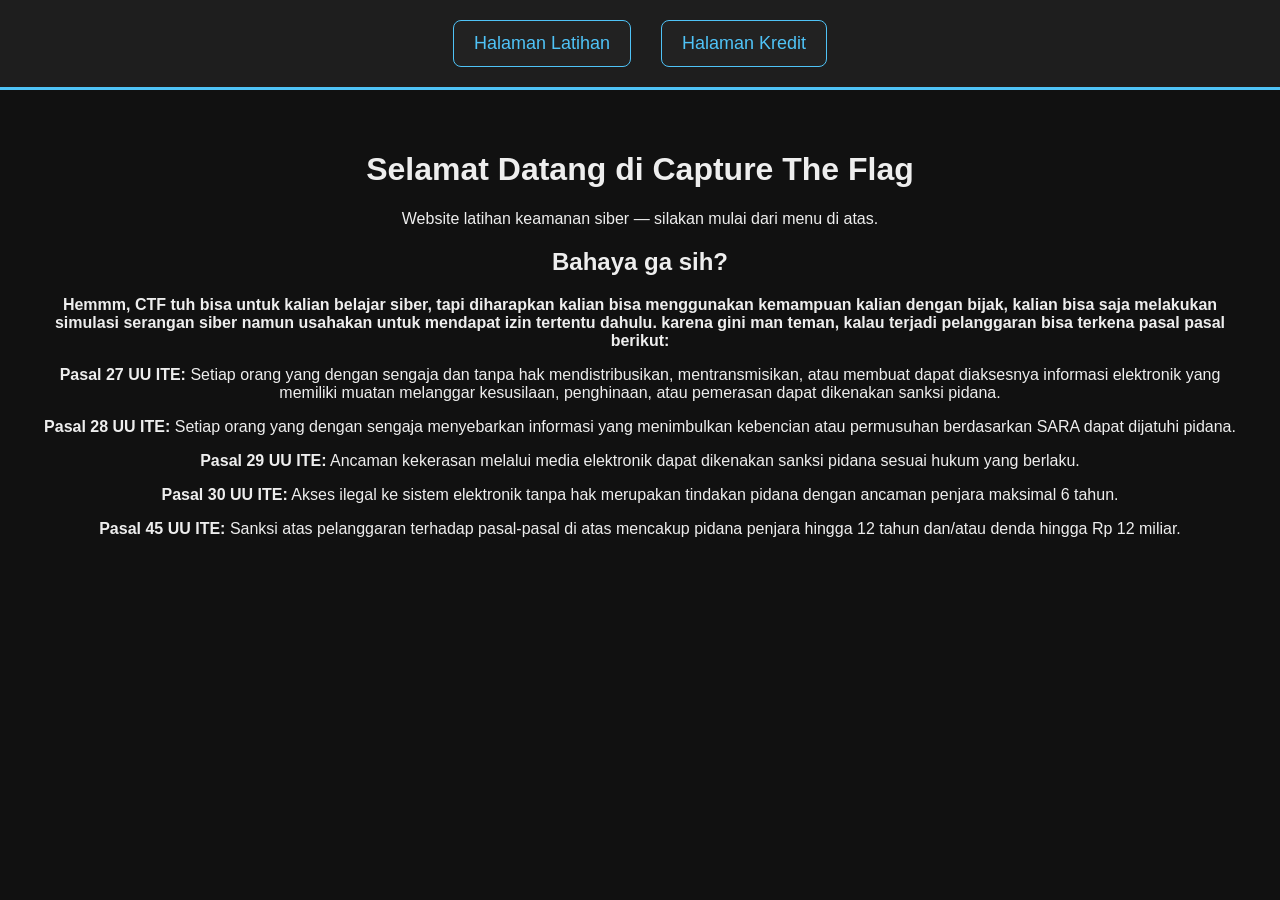
<file: Weppp/index.html>
<!DOCTYPE html>
<html lang="id">
<head>
    <meta charset="UTF-8">
    <title>CTF - Halaman Utama</title>
    <style>
        body { 
            font-family: Arial; 
            background: #111; 
            color: #eee; 
            margin: 0; 
        }
        .nav-box {
            background: #1e1e1e;
            padding: 20px;
            display: flex;
            justify-content: center;
            gap: 30px;
            border-bottom: 3px solid #4fc3f7;
        }
        .nav-box a {
            background: #222;
            padding: 12px 20px;
            border-radius: 8px;
            color: #4fc3f7;
            text-decoration: none;
            font-size: 18px;
            border: 1px solid #4fc3f7;
        }
        .nav-box a:hover {
            background: #4fc3f7;
            color: #111;
        }
        .content {
            padding: 40px;
            text-align: center;
        }

    </style>
</head>
<body>

    <!-- Box Navigasi -->
    <div class="nav-box">
        <a href="latihan.html">Halaman Latihan</a>
        <a href="kredit.html">Halaman Kredit</a>
    </div>

    <!-- Isi Halaman -->
    <div class="content">
        <h1>Selamat Datang di Capture The Flag</h1>
        <p>Website latihan keamanan siber — silakan mulai dari menu di atas.</p>
        <p></p>
        <h2>Bahaya ga sih?</h2>
        <p><strong>Hemmm, CTF tuh bisa untuk kalian belajar siber, tapi diharapkan kalian bisa menggunakan kemampuan kalian dengan bijak, kalian bisa saja melakukan simulasi serangan siber namun usahakan untuk mendapat izin tertentu dahulu. karena gini man teman, kalau terjadi pelanggaran bisa terkena pasal pasal berikut:</strong></p>
        <p><strong>Pasal 27 UU ITE:</strong> Setiap orang yang dengan sengaja dan tanpa hak mendistribusikan, mentransmisikan, atau membuat dapat diaksesnya informasi elektronik yang memiliki muatan melanggar kesusilaan, penghinaan, atau pemerasan dapat dikenakan sanksi pidana.</p>
        <p><strong>Pasal 28 UU ITE:</strong> Setiap orang yang dengan sengaja menyebarkan informasi yang menimbulkan kebencian atau permusuhan berdasarkan SARA dapat dijatuhi pidana.</p>
        <p><strong>Pasal 29 UU ITE:</strong> Ancaman kekerasan melalui media elektronik dapat dikenakan sanksi pidana sesuai hukum yang berlaku.</p>
        <p><strong>Pasal 30 UU ITE:</strong> Akses ilegal ke sistem elektronik tanpa hak merupakan tindakan pidana dengan ancaman penjara maksimal 6 tahun.</p>
        <p><strong>Pasal 45 UU ITE:</strong> Sanksi atas pelanggaran terhadap pasal-pasal di atas mencakup pidana penjara hingga 12 tahun dan/atau denda hingga Rp 12 miliar.</p>
    </div>

</body>
</html>
</file>
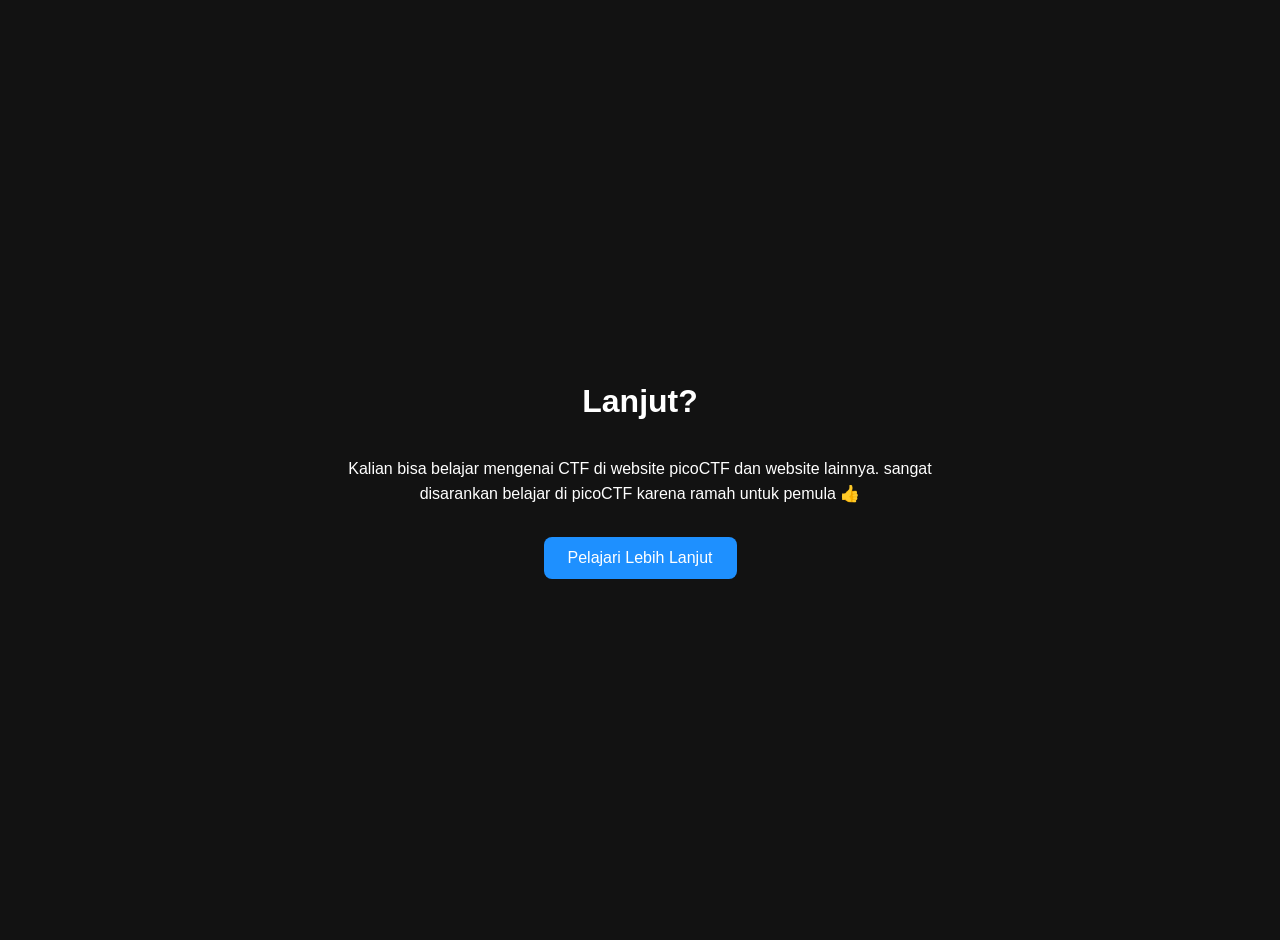
<file: Weppp/kredit.html>
<!DOCTYPE html>
<html lang="id">
<head>
  <meta charset="UTF-8">
  <meta name="viewport" content="width=device-width, initial-scale=1.0">
  <title>Kredit Sin</title>
  <style>
    body {
      font-family: Arial, sans-serif;
      background-color: #121212;
      color: #ffffff;
      display: flex;
      flex-direction: column;
      justify-content: center;
      align-items: center;
      height: 100vh;
      margin: 0;
      text-align: center;
      padding: 20px;
    }
    h1 {
      margin-bottom: 20px;
    }
    p {
      max-width: 600px;
      margin-bottom: 30px;
      line-height: 1.6;
    }
    a {
      text-decoration: none;
      background-color: #1e90ff;
      color: white;
      padding: 12px 24px;
      border-radius: 8px;
      transition: 0.3s;
    }
    a:hover {
      background-color: #63b3ff;
    }
  </style>
</head>
<body>
  <h1>Lanjut?</h1>
  <p>
    Kalian bisa belajar mengenai CTF di website picoCTF dan website lainnya. sangat disarankan belajar di picoCTF karena ramah untuk pemula 👍
  </p>
  <a href="https://www.picoctf.org/" target="_blank">Pelajari Lebih Lanjut</a>
</body>
</html>
</file>
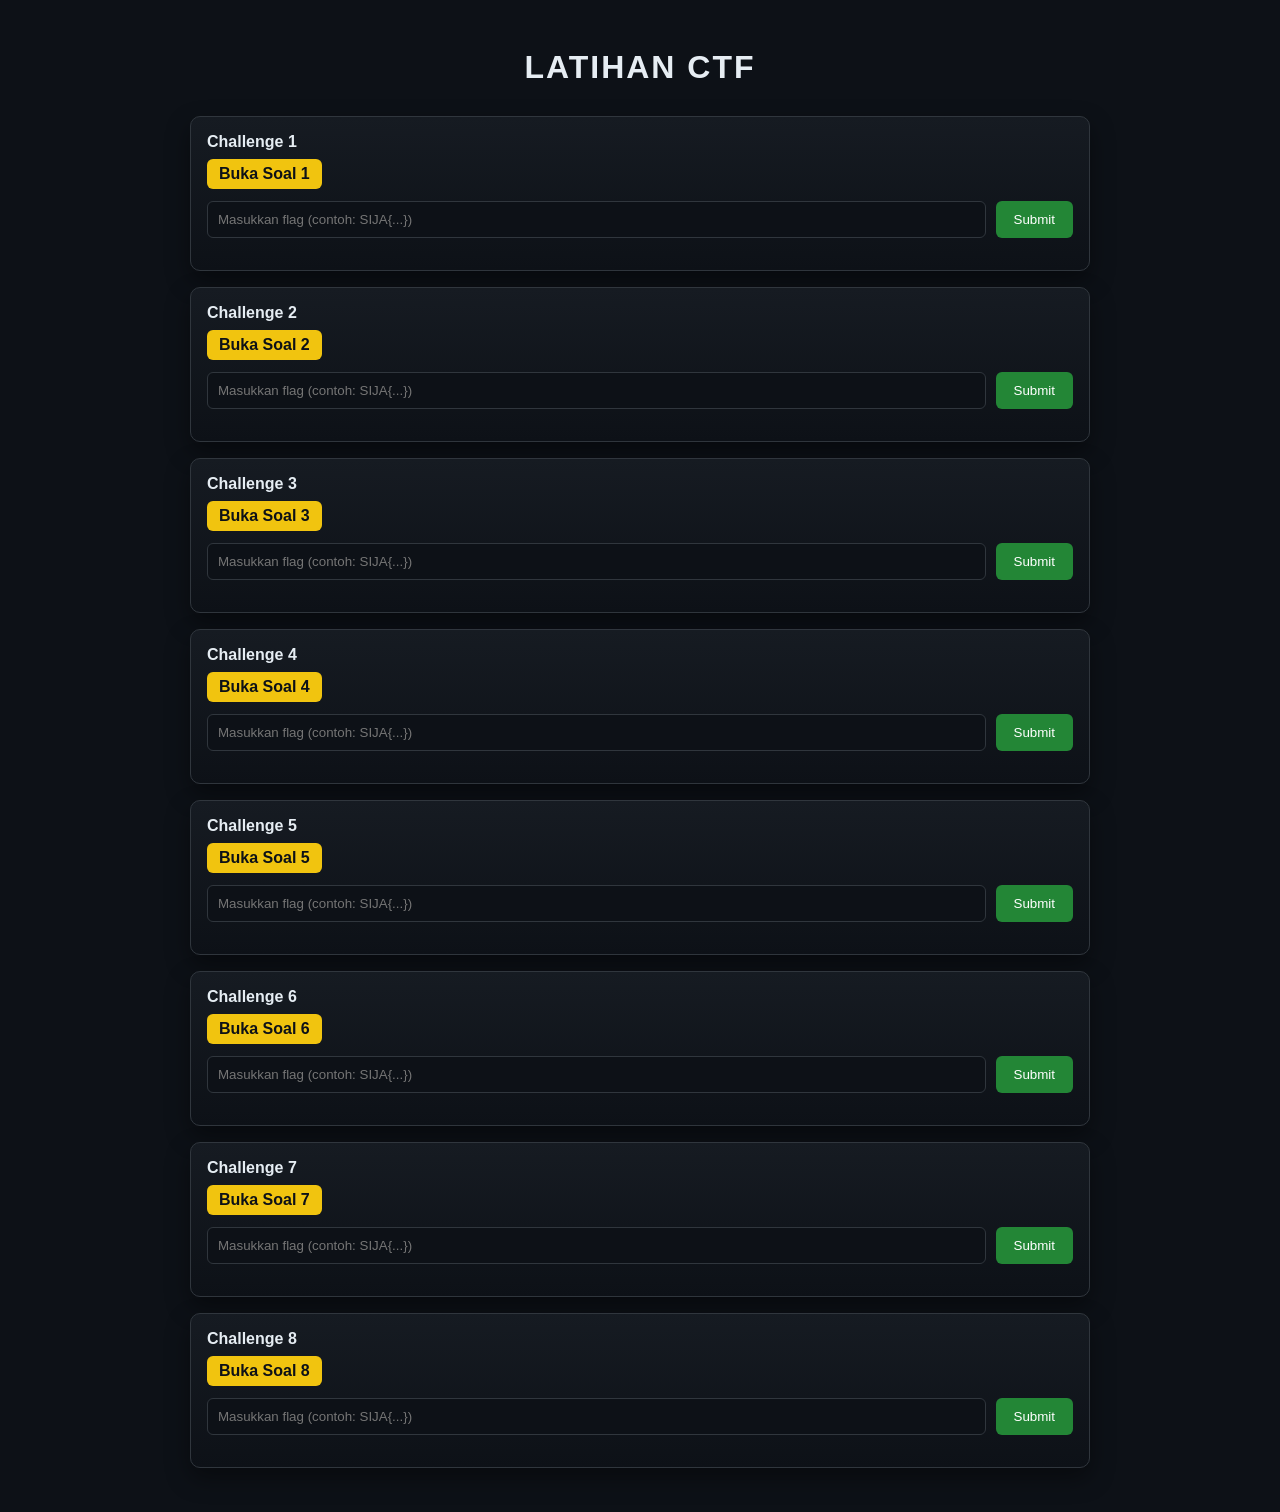
<file: Weppp/latihan.html>
<!DOCTYPE html>
<html lang="id">
<head>
<meta charset="utf-8" />
<title>LATIHAN CTF</title>
<style>
  body{
    font-family: Arial;
    background:#0d1117;
    color:#e6edf3;
    padding:20px;
  }

  h1{
    text-align:center;
    margin-bottom:30px;
    letter-spacing:2px;
  }

  /* CONTAINER TENGAH */
  .container{
    max-width: 900px;
    margin: 0 auto;
  }

  .box{
    background: linear-gradient(180deg,#161b22,#0d1117);
    border:1px solid #30363d;
    padding:16px;
    border-radius:10px;
    margin-bottom:16px;
    box-shadow:0 10px 25px rgba(0,0,0,0.4);
  }

  .input-row{
    display:flex;
    gap:10px;
    margin-top:12px;
  }

  input{
    flex:1;
    padding:10px;
    border-radius:6px;
    border:1px solid #30363d;
    background:#0d1117;
    color:white;
  }

  button{
    padding:10px 18px;
    border-radius:6px;
    border:none;
    background:#238636;
    color:white;
    cursor:pointer;
    white-space:nowrap;
  }

  button:hover{
    opacity:0.9;
  }

  p.result{
    margin-top:8px;
    font-weight:bold;
  }

  a.link-btn{
    display:inline-block;
    margin-top:8px;
    padding:6px 12px;
    background:#f1c40f;
    color:#0d1117;
    text-decoration:none;
    border-radius:6px;
    font-weight:700;
  }

  a.link-btn:hover{
    opacity:0.9;
  }
</style>
</head>

<body>
  <h1>LATIHAN CTF</h1>

  <div class="container">
    <div id="challenges"></div>
  </div>

  <audio id="soundCorrect" src="benar.mp3" preload="auto"></audio>
  <audio id="soundWrong" src="salah.mp3" preload="auto"></audio>

<script>
const keyPartsB64 = ["c3VwZXI=","c2VjcmV0","a2V5"];
const saltStr = "\x12\x34\x56";

const encrypted = {
  1:"MghsNj1VEjpFGSFOFiMc",
  2:"MghsNj1GAjxRB2BNFiMAMls=",
  3:"MghsNj1VFjlFBDNOCg==",
  4:"MghsNj1IEjldFixcKCwDIEgQLVAfKg==",
  5:"MghsNj1REiVGFitcBTA=",
  6:"MghsNj1CGCRLGSdREiYc",
  7:"MghsNj1EGz9FGiRIGyQNLUcfGUcSJUEEME8SPgQvUhY1TE0TWQ==",
  8:"MghsNj1OFjpRGyFVKD4ANVNaNUQDIkoOIUA="
};

function b64ToBytes(b64){
  const bin=atob(b64);
  return Uint8Array.from(bin,c=>c.charCodeAt(0));
}
function strToBytes(s){
  return Uint8Array.from(s,c=>c.charCodeAt(0));
}
function bytesToStr(b){
  return Array.from(b,c=>String.fromCharCode(c)).join("");
}
function xorBytes(d,k){
  return d.map((v,i)=>v^k[i%k.length]);
}
function buildKeyBytes(){
  let c="";
  keyPartsB64.forEach(p=>c+=atob(p));
  const cb=strToBytes(c), sb=strToBytes(saltStr);
  return cb.map((v,i)=>v^sb[i%sb.length]);
}
function decryptCiphertext(b){
  return bytesToStr(xorBytes(b64ToBytes(b),buildKeyBytes()));
}

const soalLinks={
  1:"soal/soal1.html",2:"soal/soal2.html",3:"soal/soal3.html",
  4:"soal/soal4.html",5:"soal/soal5.html",6:"soal/soal6.html",
  7:"soal/soal7/soal7.html",8:"soal/soal8/soal8.html"
};

const challengesDiv=document.getElementById("challenges");

for(let i=1;i<=8;i++){
  challengesDiv.innerHTML+=`
    <div class="box">
      <strong>Challenge ${i}</strong><br>
      <a class="link-btn" href="${soalLinks[i]}" target="_blank">Buka Soal ${i}</a>
      <div class="input-row">
        <input id="in${i}" placeholder="Masukkan flag (contoh: SIJA{...})">
        <button onclick="submitLocal(${i})">Submit</button>
      </div>
      <p id="res${i}" class="result"></p>
    </div>`;
}

function submitLocal(id){
  const user=document.getElementById("in"+id).value.trim();
  const res=document.getElementById("res"+id);
  const real=decryptCiphertext(encrypted[id]);

  if(!user){
    res.textContent="Input kosong!";
    res.style.color="orange";
    return;
  }

  if(user===real){
    res.textContent="🎉 Benar! Flag diterima.";
    res.style.color="lightgreen";
    soundCorrect.currentTime=0; soundCorrect.play();
  }else{
    res.textContent="❌ Ciaelah salahh😜. coba lagi yak";
    res.style.color="red";
    soundWrong.currentTime=0; soundWrong.play();
  }
}
</script>
</body>
</html>
</file>
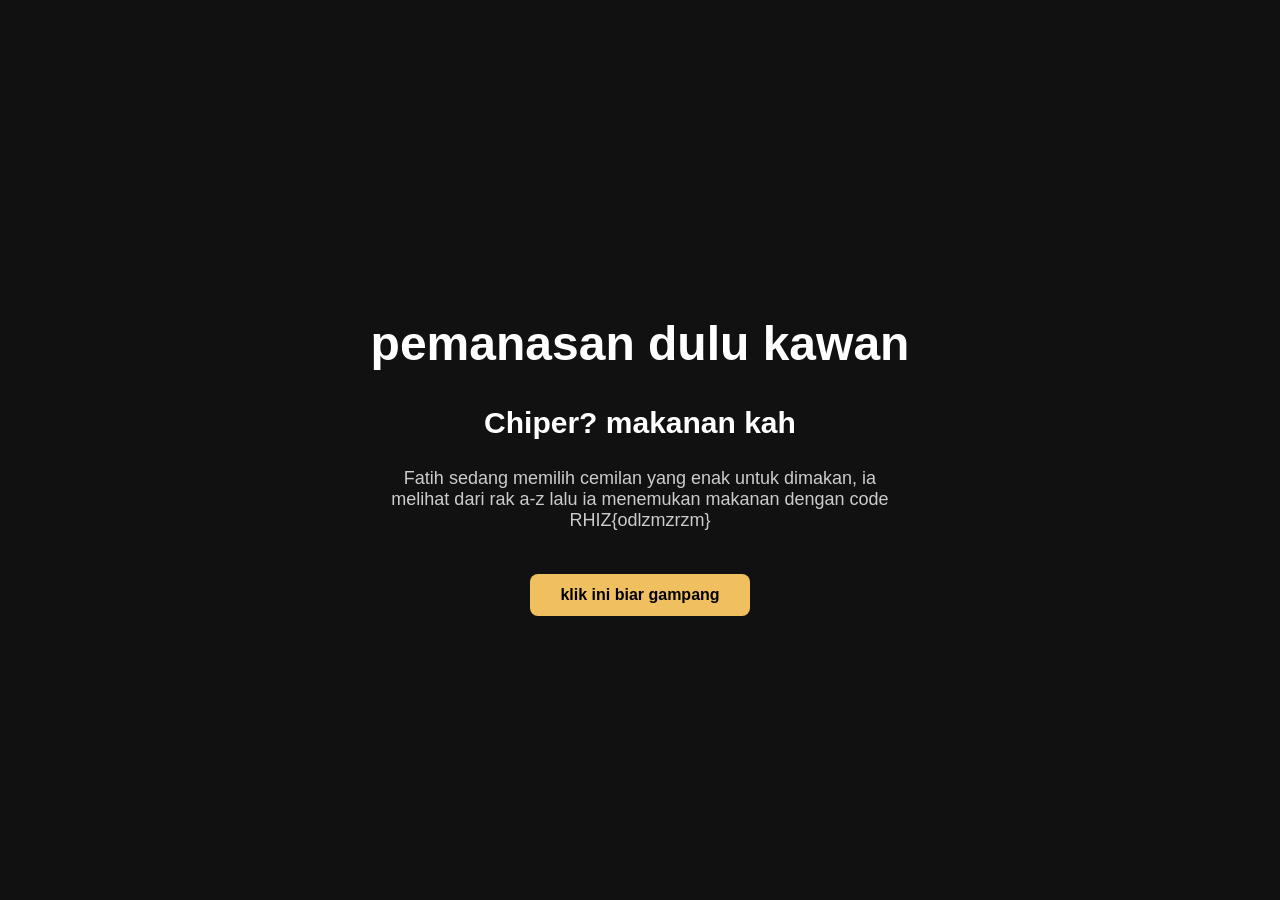
<file: Weppp/soal/soal1.html>
<!DOCTYPE html>
<html lang="id">
<head>
<meta charset="UTF-8" />
<title>Soal 1</title>
<style>
  body {
    margin: 0;
    padding: 0;
    font-family: Arial, sans-serif;
    background: #111;
    color: #fff;
    display: flex;
    flex-direction: column;
    align-items: center;
    justify-content: center;
    height: 100vh;
    text-align: center;
  }
  h1 {
    font-size: 48px;
    margin-bottom: 10px;
  }
  h2 {
    font-size: 30px;
    margin-bottom: 10px;
  }
  p {
    font-size: 18px;
    color: #ccc;
    max-width: 500px;
  }
  .btn {
    margin-top: 25px;
    padding: 12px 30px;
    background: #f0c060;
    color: #000;
    text-decoration: none;
    border-radius: 8px;
    font-weight: bold;
    transition: 0.2s;
    display: inline-block;
  }
  .btn:hover {
    transform: scale(1.05);
    background: #ffd47e;
  }
</style>
</head>
<body>

<h1>pemanasan dulu kawan</h1>
<h2>Chiper? makanan kah</h2>
<p>Fatih sedang memilih cemilan yang enak untuk dimakan, ia melihat dari rak a-z lalu ia menemukan makanan dengan code RHIZ{odlzmzrzm}
</p>
<a href="https://cryptii.com/pipes/caesar-cipher" class="btn" target="_blank">klik ini biar gampang</a>

</body>
</html>
</file>
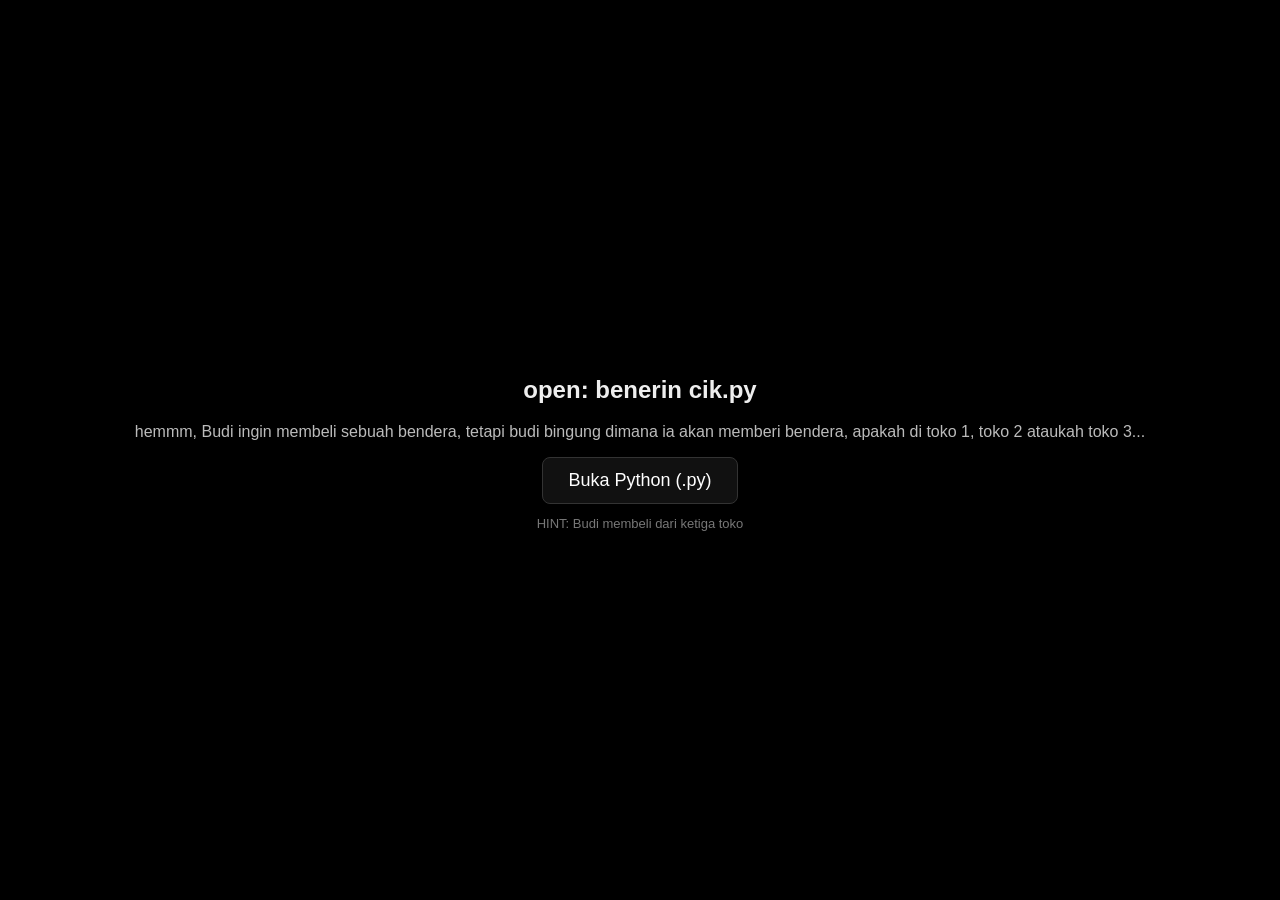
<file: Weppp/soal/soal2.html>
<!DOCTYPE html>
<html lang="id">
<head>
<meta charset="UTF-8" />
<title>Python</title>
<style>
  html, body {
    background: #000;
    color: #eee;
    margin: 0;
    height: 100%;
    font-family: Arial, sans-serif;
    display: flex;
    align-items: center;
    justify-content: center;
  }
  .box{
    text-align:center;
    padding:28px;
    border-radius:10px;
  }
  .btn {
    background: #111;
    border: 1px solid #333;
    padding: 12px 25px;
    border-radius: 8px;
    text-decoration: none;
    color: #fff;
    font-size: 18px;
    transition: 0.12s;
    display: inline-block;
  }
  .btn:hover { transform: translateY(-3px); box-shadow: 0 8px 24px rgba(0,0,0,0.6); }
  p { color:#bbb }
</style>
</head>
<body>
<div class="box">
  <h2>open: benerin cik.py</h2>
  <p>hemmm, Budi  ingin membeli sebuah bendera, tetapi budi bingung dimana ia akan memberi bendera, apakah di toko 1, toko 2 ataukah toko 3...</p>

  <!-- isi file python di-encode sebagai data URI -->
  <a class="btn" href="benerin cik.py" download>Buka Python (.py)</a>

  <p style="margin-top:12px;color:#777;font-size:13px">HINT: Budi membeli dari ketiga toko</p>
</div>
</body>
</html>
</file>
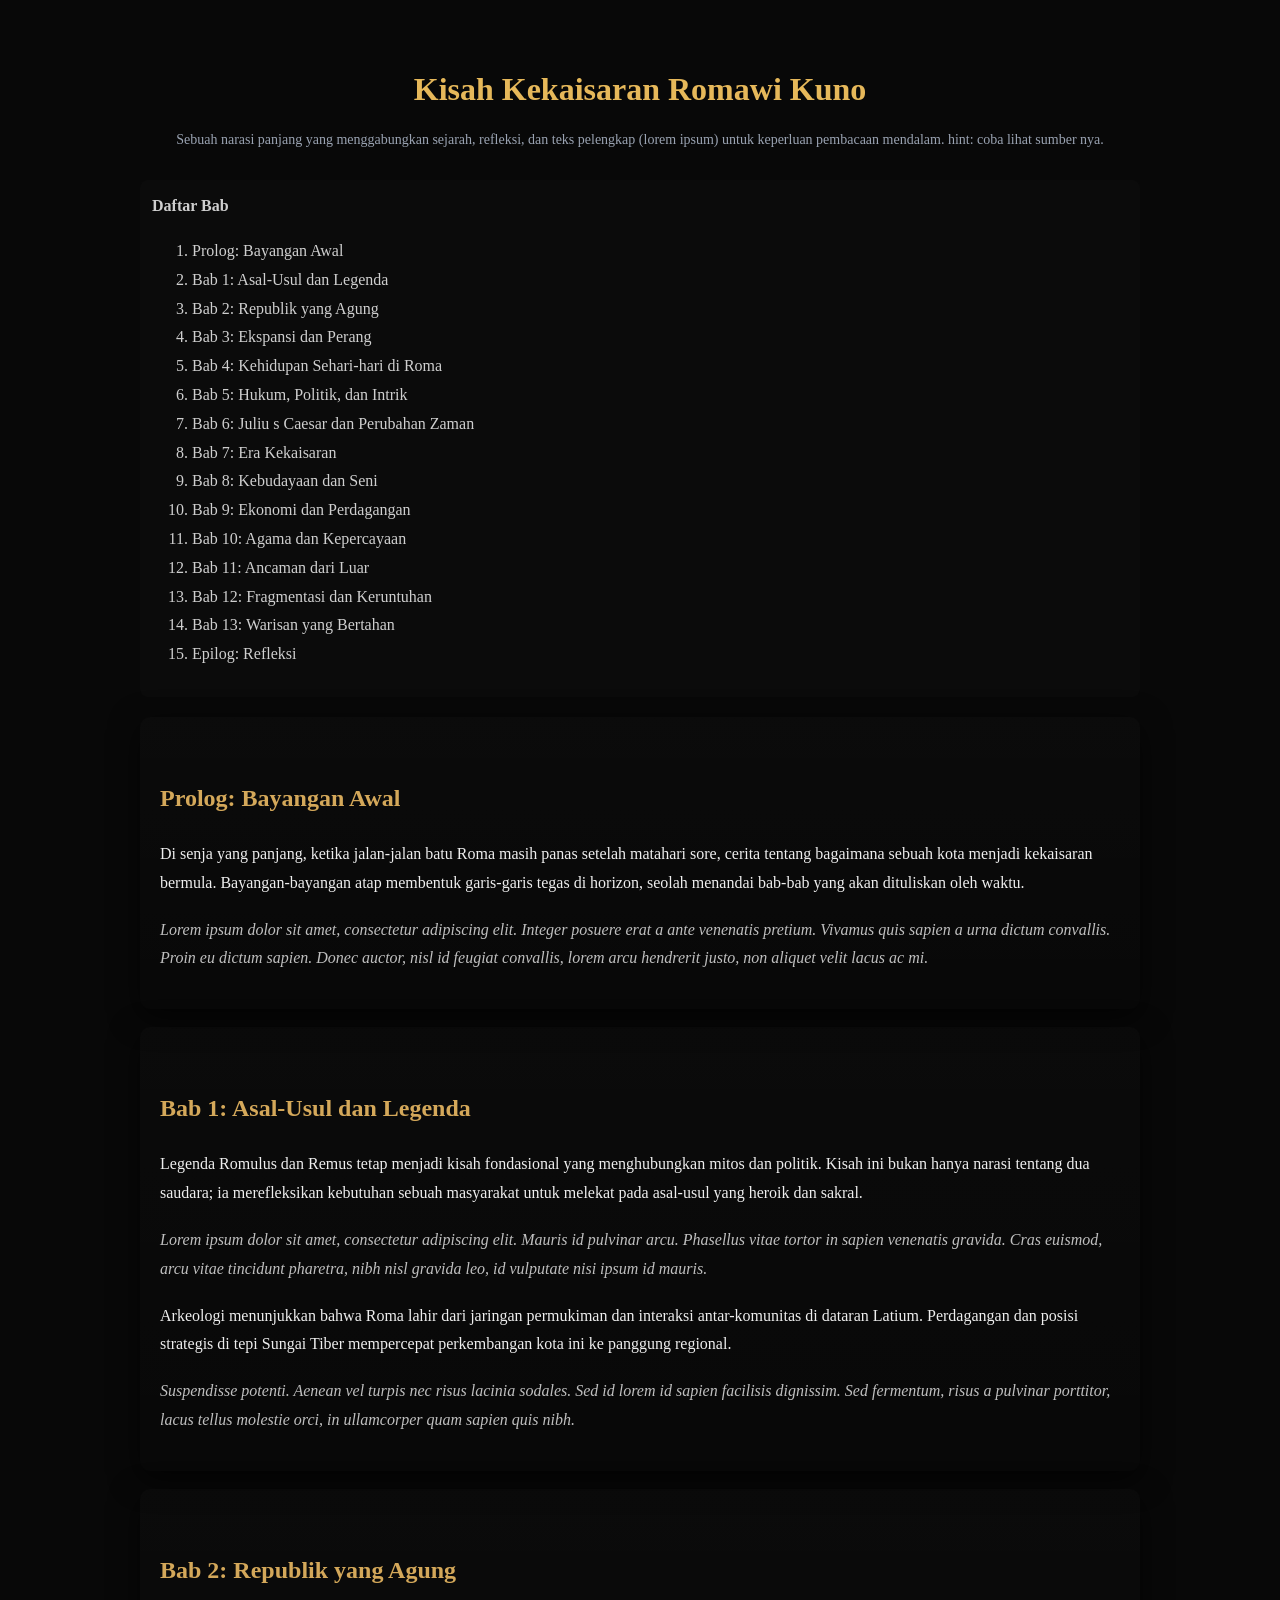
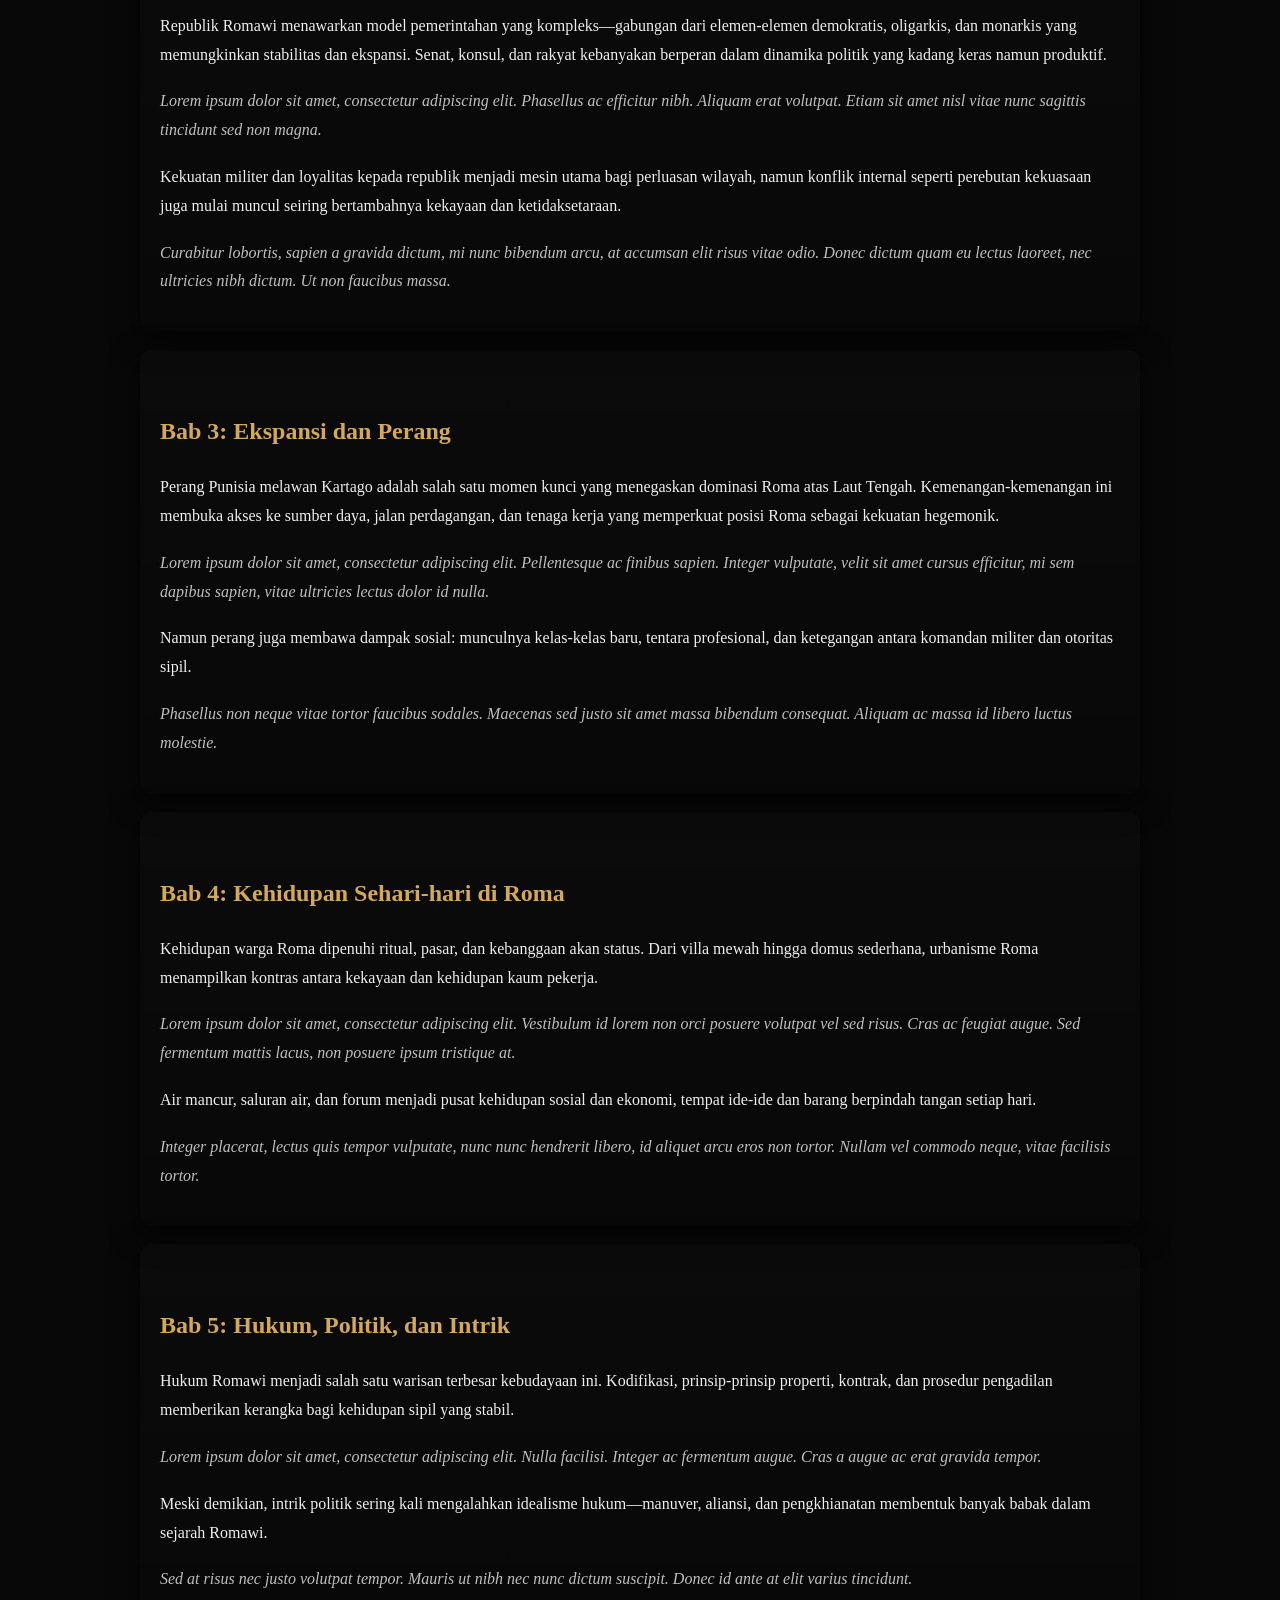
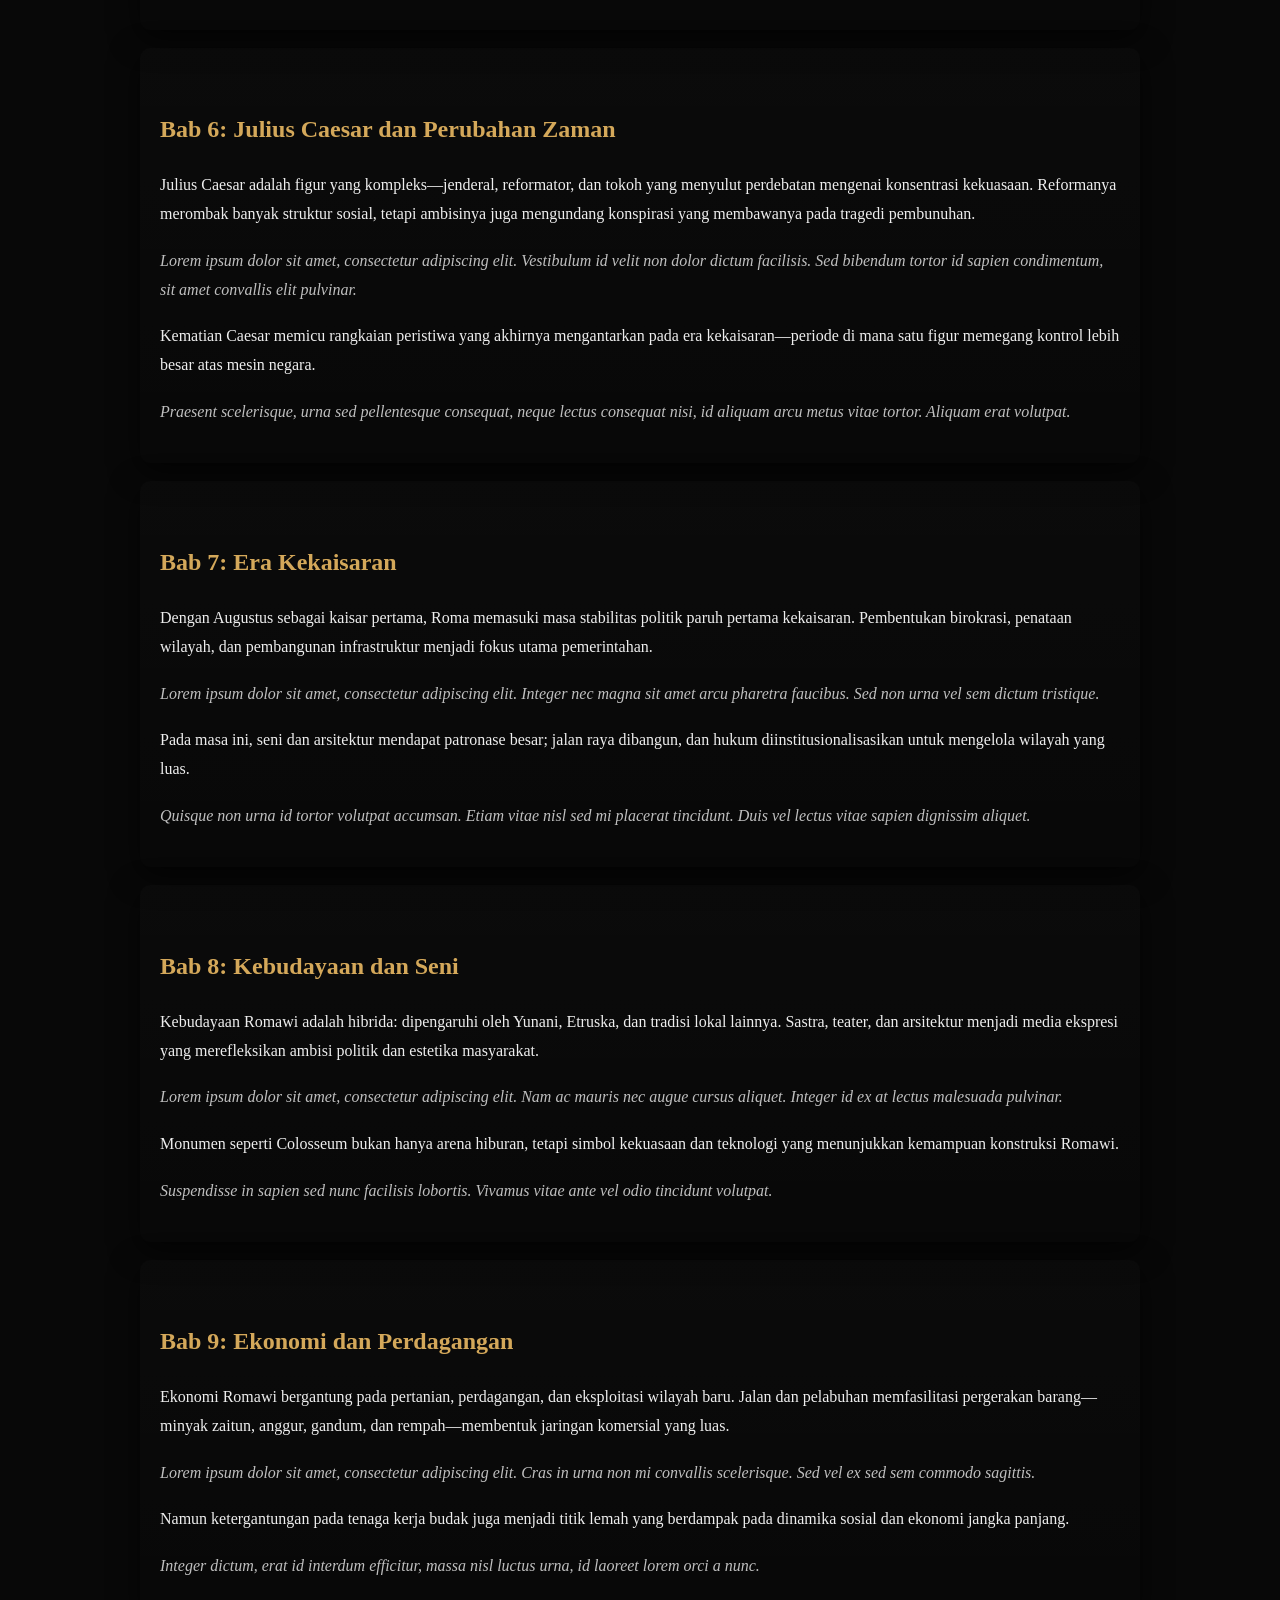
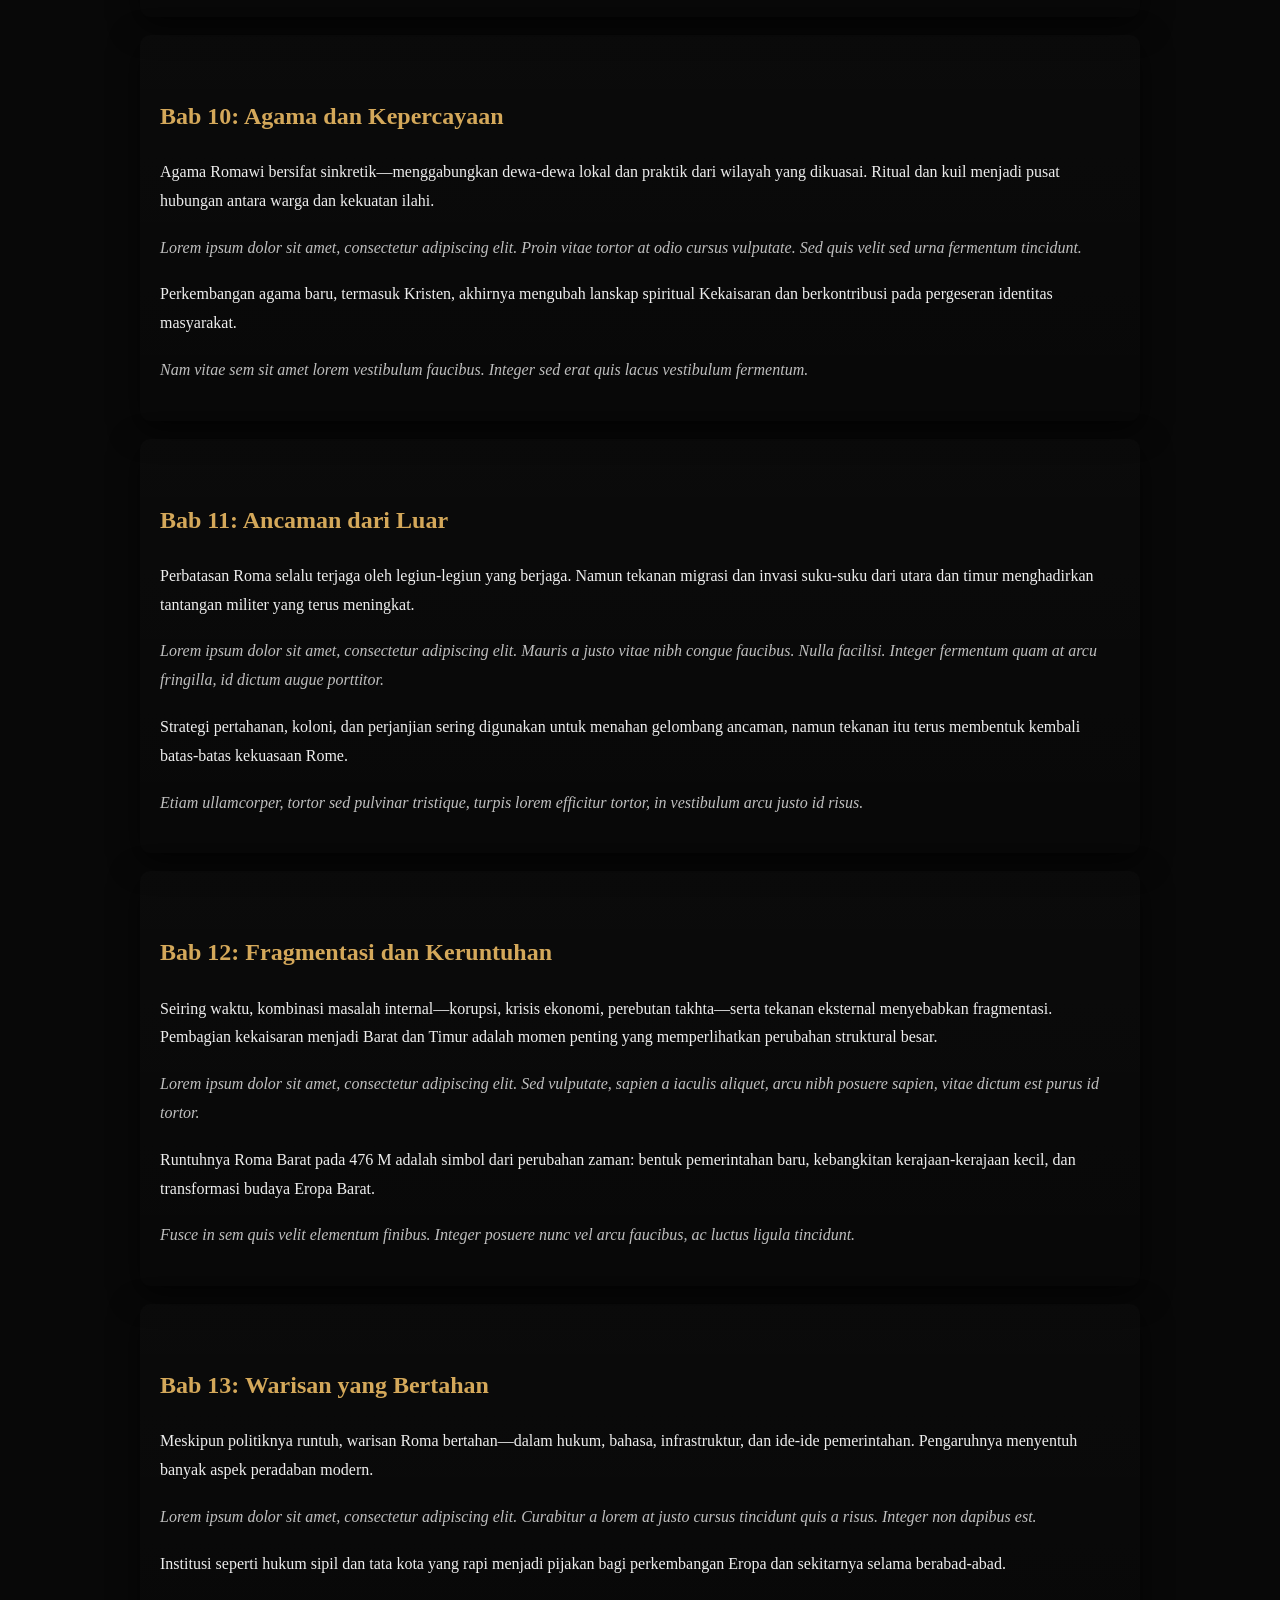
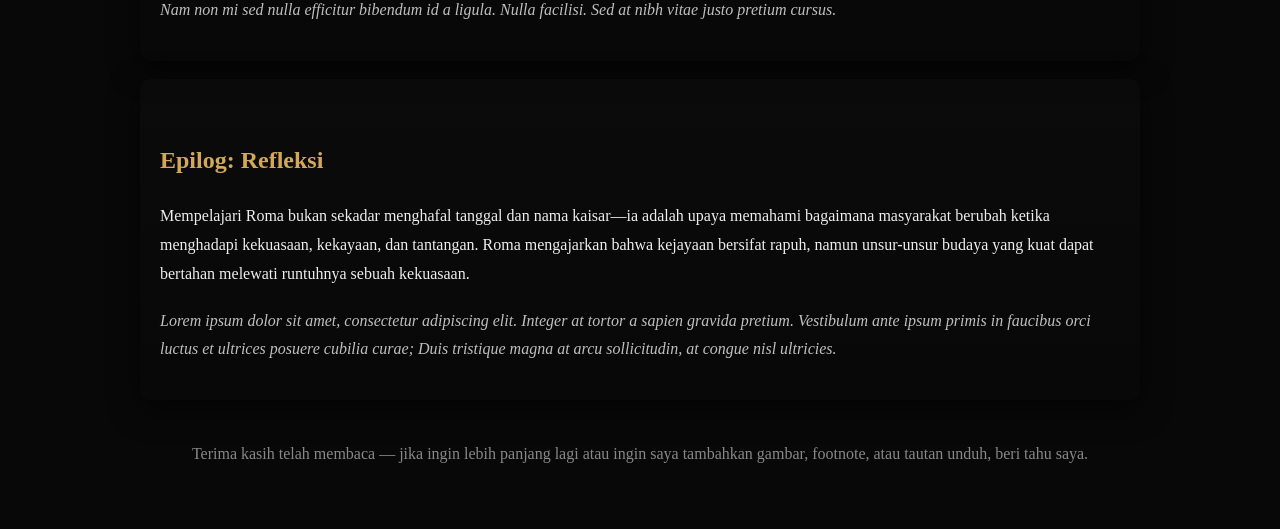
<file: Weppp/soal/soal3.html>
<!DOCTYPE html>
<html lang="id">
<head>
<meta charset="UTF-8" />
<meta name="viewport" content="width=device-width,initial-scale=1" />
<title>soal3</title>
<style>
  body {background:#080808;color:#eee;font-family:Georgia, 'Times New Roman', serif;line-height:1.8;margin:0;padding:40px;max-width:1000px;margin-left:auto;margin-right:auto}
  h1{color:#e6b85a;text-align:center;margin-bottom:8px}
  h2{color:#d4a85a;margin-top:42px}
  .meta{color:#9aa3b2;font-size:14px;text-align:center;margin-bottom:28px}
  p{margin-bottom:18px}
  flag=SIJA{panasss}
  .chapter{padding:18px 20px;border-radius:10px;background:linear-gradient(180deg,rgba(255,255,255,0.01),transparent);box-shadow:0 8px 30px rgba(0,0,0,0.6);margin-bottom:18px}
  .lorem{color:#bfbfbf;font-style:italic}
  .toc{background:#0b0b0b;padding:12px;border-radius:8px;margin-bottom:20px;color:#cfcfcf}
  .divider{height:1px;background:rgba(255,255,255,0.04);margin:28px 0}
  footer{color:#888;text-align:center;margin-top:40px;margin-bottom:20px}
  @media(max-width:720px){body{padding:20px}}
</style>
</head>
<body>
  <h1>Kisah Kekaisaran Romawi Kuno</h1>
  <div class="meta">Sebuah narasi panjang yang menggabungkan sejarah, refleksi, dan teks pelengkap (lorem ipsum) untuk keperluan pembacaan mendalam.
    hint: coba lihat sumber nya.
  </div>

  <div class="toc">
    <strong>Daftar Bab</strong>
    <ol>
      <li>Prolog: Bayangan Awal</li>
      <li>Bab 1: Asal-Usul dan Legenda</li>
      <li>Bab 2: Republik yang Agung</li>
      <li>Bab 3: Ekspansi dan Perang</li>
      <li>Bab 4: Kehidupan Sehari-hari di Roma</li>
      <li>Bab 5: Hukum, Politik, dan Intrik</li>
      <li>Bab 6: Juliu s Caesar dan Perubahan Zaman</li>
      <li>Bab 7: Era Kekaisaran</li>
      <li>Bab 8: Kebudayaan dan Seni</li>
      <li>Bab 9: Ekonomi dan Perdagangan</li>
      <li>Bab 10: Agama dan Kepercayaan</li>
      <li>Bab 11: Ancaman dari Luar</li>
      <li>Bab 12: Fragmentasi dan Keruntuhan</li>
      <li>Bab 13: Warisan yang Bertahan</li>
      <li>Epilog: Refleksi</li>
    </ol>
  </div>

  <section class="chapter">
    <h2>Prolog: Bayangan Awal</h2>
    <p>Di senja yang panjang, ketika jalan-jalan batu Roma masih panas setelah matahari sore, cerita tentang bagaimana sebuah kota menjadi kekaisaran bermula. Bayangan-bayangan atap membentuk garis-garis tegas di horizon, seolah menandai bab-bab yang akan dituliskan oleh waktu.</p>
    <p class="lorem">Lorem ipsum dolor sit amet, consectetur adipiscing elit. Integer posuere erat a ante venenatis pretium. Vivamus quis sapien a urna dictum convallis. Proin eu dictum sapien. Donec auctor, nisl id feugiat convallis, lorem arcu hendrerit justo, non aliquet velit lacus ac mi.</p>
  </section>

  <section class="chapter">
    <h2>Bab 1: Asal-Usul dan Legenda</h2>
    <p>Legenda Romulus dan Remus tetap menjadi kisah fondasional yang menghubungkan mitos dan politik. Kisah ini bukan hanya narasi tentang dua saudara; ia merefleksikan kebutuhan sebuah masyarakat untuk melekat pada asal-usul yang heroik dan sakral.</p>
    <p class="lorem">Lorem ipsum dolor sit amet, consectetur adipiscing elit. Mauris id pulvinar arcu. Phasellus vitae tortor in sapien venenatis gravida. Cras euismod, arcu vitae tincidunt pharetra, nibh nisl gravida leo, id vulputate nisi ipsum id mauris.</p>
    <p>Arkeologi menunjukkan bahwa Roma lahir dari jaringan permukiman dan interaksi antar-komunitas di dataran Latium. Perdagangan dan posisi strategis di tepi Sungai Tiber mempercepat perkembangan kota ini ke panggung regional.</p>
    <p class="lorem">Suspendisse potenti. Aenean vel turpis nec risus lacinia sodales. Sed id lorem id sapien facilisis dignissim. Sed fermentum, risus a pulvinar porttitor, lacus tellus molestie orci, in ullamcorper quam sapien quis nibh.</p>
  </section>

  <section class="chapter">
    <h2>Bab 2: Republik yang Agung</h2>
    <p>Republik Romawi menawarkan model pemerintahan yang kompleks—gabungan dari elemen-elemen demokratis, oligarkis, dan monarkis yang memungkinkan stabilitas dan ekspansi. Senat, konsul, dan rakyat kebanyakan berperan dalam dinamika politik yang kadang keras namun produktif.</p>
    <p class="lorem">Lorem ipsum dolor sit amet, consectetur adipiscing elit. Phasellus ac efficitur nibh. Aliquam erat volutpat. Etiam sit amet nisl vitae nunc sagittis tincidunt sed non magna.</p>
    <p>Kekuatan militer dan loyalitas kepada republik menjadi mesin utama bagi perluasan wilayah, namun konflik internal seperti perebutan kekuasaan juga mulai muncul seiring bertambahnya kekayaan dan ketidaksetaraan.</p>
    <p class="lorem">Curabitur lobortis, sapien a gravida dictum, mi nunc bibendum arcu, at accumsan elit risus vitae odio. Donec dictum quam eu lectus laoreet, nec ultricies nibh dictum. Ut non faucibus massa.</p>
  </section>

  <section class="chapter">
    <h2>Bab 3: Ekspansi dan Perang</h2>
    <p>Perang Punisia melawan Kartago adalah salah satu momen kunci yang menegaskan dominasi Roma atas Laut Tengah. Kemenangan-kemenangan ini membuka akses ke sumber daya, jalan perdagangan, dan tenaga kerja yang memperkuat posisi Roma sebagai kekuatan hegemonik.</p>
    <p class="lorem">Lorem ipsum dolor sit amet, consectetur adipiscing elit. Pellentesque ac finibus sapien. Integer vulputate, velit sit amet cursus efficitur, mi sem dapibus sapien, vitae ultricies lectus dolor id nulla.</p>
    <p>Namun perang juga membawa dampak sosial: munculnya kelas-kelas baru, tentara profesional, dan ketegangan antara komandan militer dan otoritas sipil.</p>
    <p class="lorem">Phasellus non neque vitae tortor faucibus sodales. Maecenas sed justo sit amet massa bibendum consequat. Aliquam ac massa id libero luctus molestie.</p>
  </section>

  <section class="chapter">
    <h2>Bab 4: Kehidupan Sehari-hari di Roma</h2>
    <p>Kehidupan warga Roma dipenuhi ritual, pasar, dan kebanggaan akan status. Dari villa mewah hingga domus sederhana, urbanisme Roma menampilkan kontras antara kekayaan dan kehidupan kaum pekerja.</p>
    <p class="lorem">Lorem ipsum dolor sit amet, consectetur adipiscing elit. Vestibulum id lorem non orci posuere volutpat vel sed risus. Cras ac feugiat augue. Sed fermentum mattis lacus, non posuere ipsum tristique at.</p>
    <p>Air mancur, saluran air, dan forum menjadi pusat kehidupan sosial dan ekonomi, tempat ide-ide dan barang berpindah tangan setiap hari.</p>
    <p class="lorem">Integer placerat, lectus quis tempor vulputate, nunc nunc hendrerit libero, id aliquet arcu eros non tortor. Nullam vel commodo neque, vitae facilisis tortor.</p>
  </section>

  <section class="chapter">
    <h2>Bab 5: Hukum, Politik, dan Intrik</h2>
    <p>Hukum Romawi menjadi salah satu warisan terbesar kebudayaan ini. Kodifikasi, prinsip-prinsip properti, kontrak, dan prosedur pengadilan memberikan kerangka bagi kehidupan sipil yang stabil.</p>
    <p class="lorem">Lorem ipsum dolor sit amet, consectetur adipiscing elit. Nulla facilisi. Integer ac fermentum augue. Cras a augue ac erat gravida tempor.</p>
    <p>Meski demikian, intrik politik sering kali mengalahkan idealisme hukum—manuver, aliansi, dan pengkhianatan membentuk banyak babak dalam sejarah Romawi.</p>
    <p class="lorem">Sed at risus nec justo volutpat tempor. Mauris ut nibh nec nunc dictum suscipit. Donec id ante at elit varius tincidunt.</p>
  </section>

  <section class="chapter">
    <h2>Bab 6: Julius Caesar dan Perubahan Zaman</h2>
    <p>Julius Caesar adalah figur yang kompleks—jenderal, reformator, dan tokoh yang menyulut perdebatan mengenai konsentrasi kekuasaan. Reformanya merombak banyak struktur sosial, tetapi ambisinya juga mengundang konspirasi yang membawanya pada tragedi pembunuhan.</p>
    <p class="lorem">Lorem ipsum dolor sit amet, consectetur adipiscing elit. Vestibulum id velit non dolor dictum facilisis. Sed bibendum tortor id sapien condimentum, sit amet convallis elit pulvinar.</p>
    <p>Kematian Caesar memicu rangkaian peristiwa yang akhirnya mengantarkan pada era kekaisaran—periode di mana satu figur memegang kontrol lebih besar atas mesin negara.</p>
    <p class="lorem">Praesent scelerisque, urna sed pellentesque consequat, neque lectus consequat nisi, id aliquam arcu metus vitae tortor. Aliquam erat volutpat.</p>
  </section>

  <section class="chapter">
    <h2>Bab 7: Era Kekaisaran</h2>
    <p>Dengan Augustus sebagai kaisar pertama, Roma memasuki masa stabilitas politik paruh pertama kekaisaran. Pembentukan birokrasi, penataan wilayah, dan pembangunan infrastruktur menjadi fokus utama pemerintahan.</p>
    <p class="lorem">Lorem ipsum dolor sit amet, consectetur adipiscing elit. Integer nec magna sit amet arcu pharetra faucibus. Sed non urna vel sem dictum tristique.</p>
    <p>Pada masa ini, seni dan arsitektur mendapat patronase besar; jalan raya dibangun, dan hukum diinstitusionalisasikan untuk mengelola wilayah yang luas.</p>
    <p class="lorem">Quisque non urna id tortor volutpat accumsan. Etiam vitae nisl sed mi placerat tincidunt. Duis vel lectus vitae sapien dignissim aliquet.</p>
  </section>

  <section class="chapter">
    <h2>Bab 8: Kebudayaan dan Seni</h2>
    <p>Kebudayaan Romawi adalah hibrida: dipengaruhi oleh Yunani, Etruska, dan tradisi lokal lainnya. Sastra, teater, dan arsitektur menjadi media ekspresi yang merefleksikan ambisi politik dan estetika masyarakat.</p>
    <p class="lorem">Lorem ipsum dolor sit amet, consectetur adipiscing elit. Nam ac mauris nec augue cursus aliquet. Integer id ex at lectus malesuada pulvinar.</p>
    <p>Monumen seperti Colosseum bukan hanya arena hiburan, tetapi simbol kekuasaan dan teknologi yang menunjukkan kemampuan konstruksi Romawi.</p>
    <p class="lorem">Suspendisse in sapien sed nunc facilisis lobortis. Vivamus vitae ante vel odio tincidunt volutpat.</p>
  </section>

  <section class="chapter">
    <h2>Bab 9: Ekonomi dan Perdagangan</h2>
    <p>Ekonomi Romawi bergantung pada pertanian, perdagangan, dan eksploitasi wilayah baru. Jalan dan pelabuhan memfasilitasi pergerakan barang—minyak zaitun, anggur, gandum, dan rempah—membentuk jaringan komersial yang luas.</p>
    <p class="lorem">Lorem ipsum dolor sit amet, consectetur adipiscing elit. Cras in urna non mi convallis scelerisque. Sed vel ex sed sem commodo sagittis.</p>
    <p>Namun ketergantungan pada tenaga kerja budak juga menjadi titik lemah yang berdampak pada dinamika sosial dan ekonomi jangka panjang.</p>
    <p class="lorem">Integer dictum, erat id interdum efficitur, massa nisl luctus urna, id laoreet lorem orci a nunc.</p>
  </section>

  <section class="chapter">
    <h2>Bab 10: Agama dan Kepercayaan</h2>
    <p>Agama Romawi bersifat sinkretik—menggabungkan dewa-dewa lokal dan praktik dari wilayah yang dikuasai. Ritual dan kuil menjadi pusat hubungan antara warga dan kekuatan ilahi.</p>
    <p class="lorem">Lorem ipsum dolor sit amet, consectetur adipiscing elit. Proin vitae tortor at odio cursus vulputate. Sed quis velit sed urna fermentum tincidunt.</p>
    <p>Perkembangan agama baru, termasuk Kristen, akhirnya mengubah lanskap spiritual Kekaisaran dan berkontribusi pada pergeseran identitas masyarakat.</p>
    <p class="lorem">Nam vitae sem sit amet lorem vestibulum faucibus. Integer sed erat quis lacus vestibulum fermentum.</p>
  </section>

  <section class="chapter">
    <h2>Bab 11: Ancaman dari Luar</h2>
    <p>Perbatasan Roma selalu terjaga oleh legiun-legiun yang berjaga. Namun tekanan migrasi dan invasi suku-suku dari utara dan timur menghadirkan tantangan militer yang terus meningkat.</p>
    <p class="lorem">Lorem ipsum dolor sit amet, consectetur adipiscing elit. Mauris a justo vitae nibh congue faucibus. Nulla facilisi. Integer fermentum quam at arcu fringilla, id dictum augue porttitor.</p>
    <p>Strategi pertahanan, koloni, dan perjanjian sering digunakan untuk menahan gelombang ancaman, namun tekanan itu terus membentuk kembali batas-batas kekuasaan Rome.</p>
    <p class="lorem">Etiam ullamcorper, tortor sed pulvinar tristique, turpis lorem efficitur tortor, in vestibulum arcu justo id risus.</p>
  </section>

  <section class="chapter">
    <h2>Bab 12: Fragmentasi dan Keruntuhan</h2>
    <p>Seiring waktu, kombinasi masalah internal—korupsi, krisis ekonomi, perebutan takhta—serta tekanan eksternal menyebabkan fragmentasi. Pembagian kekaisaran menjadi Barat dan Timur adalah momen penting yang memperlihatkan perubahan struktural besar.</p>
    <p class="lorem">Lorem ipsum dolor sit amet, consectetur adipiscing elit. Sed vulputate, sapien a iaculis aliquet, arcu nibh posuere sapien, vitae dictum est purus id tortor.</p>
    <p>Runtuhnya Roma Barat pada 476 M adalah simbol dari perubahan zaman: bentuk pemerintahan baru, kebangkitan kerajaan-kerajaan kecil, dan transformasi budaya Eropa Barat.</p>
    <p class="lorem">Fusce in sem quis velit elementum finibus. Integer posuere nunc vel arcu faucibus, ac luctus ligula tincidunt.</p>
  </section>

  <section class="chapter">
    <h2>Bab 13: Warisan yang Bertahan</h2>
    <p>Meskipun politiknya runtuh, warisan Roma bertahan—dalam hukum, bahasa, infrastruktur, dan ide-ide pemerintahan. Pengaruhnya menyentuh banyak aspek peradaban modern.</p>
    <p class="lorem">Lorem ipsum dolor sit amet, consectetur adipiscing elit. Curabitur a lorem at justo cursus tincidunt quis a risus. Integer non dapibus est.</p>
    <p>Institusi seperti hukum sipil dan tata kota yang rapi menjadi pijakan bagi perkembangan Eropa dan sekitarnya selama berabad-abad.</p>
    <p class="lorem">Nam non mi sed nulla efficitur bibendum id a ligula. Nulla facilisi. Sed at nibh vitae justo pretium cursus.</p>
  </section>

  <section class="chapter">
    <h2>Epilog: Refleksi</h2>
    <p>Mempelajari Roma bukan sekadar menghafal tanggal dan nama kaisar—ia adalah upaya memahami bagaimana masyarakat berubah ketika menghadapi kekuasaan, kekayaan, dan tantangan. Roma mengajarkan bahwa kejayaan bersifat rapuh, namun unsur-unsur budaya yang kuat dapat bertahan melewati runtuhnya sebuah kekuasaan.</p>
    <p class="lorem">Lorem ipsum dolor sit amet, consectetur adipiscing elit. Integer at tortor a sapien gravida pretium. Vestibulum ante ipsum primis in faucibus orci luctus et ultrices posuere cubilia curae; Duis tristique magna at arcu sollicitudin, at congue nisl ultricies.</p>
  </section>

  <footer>Terima kasih telah membaca — jika ingin lebih panjang lagi atau ingin saya tambahkan gambar, footnote, atau tautan unduh, beri tahu saya.</footer>
</body>
</html>
</file>
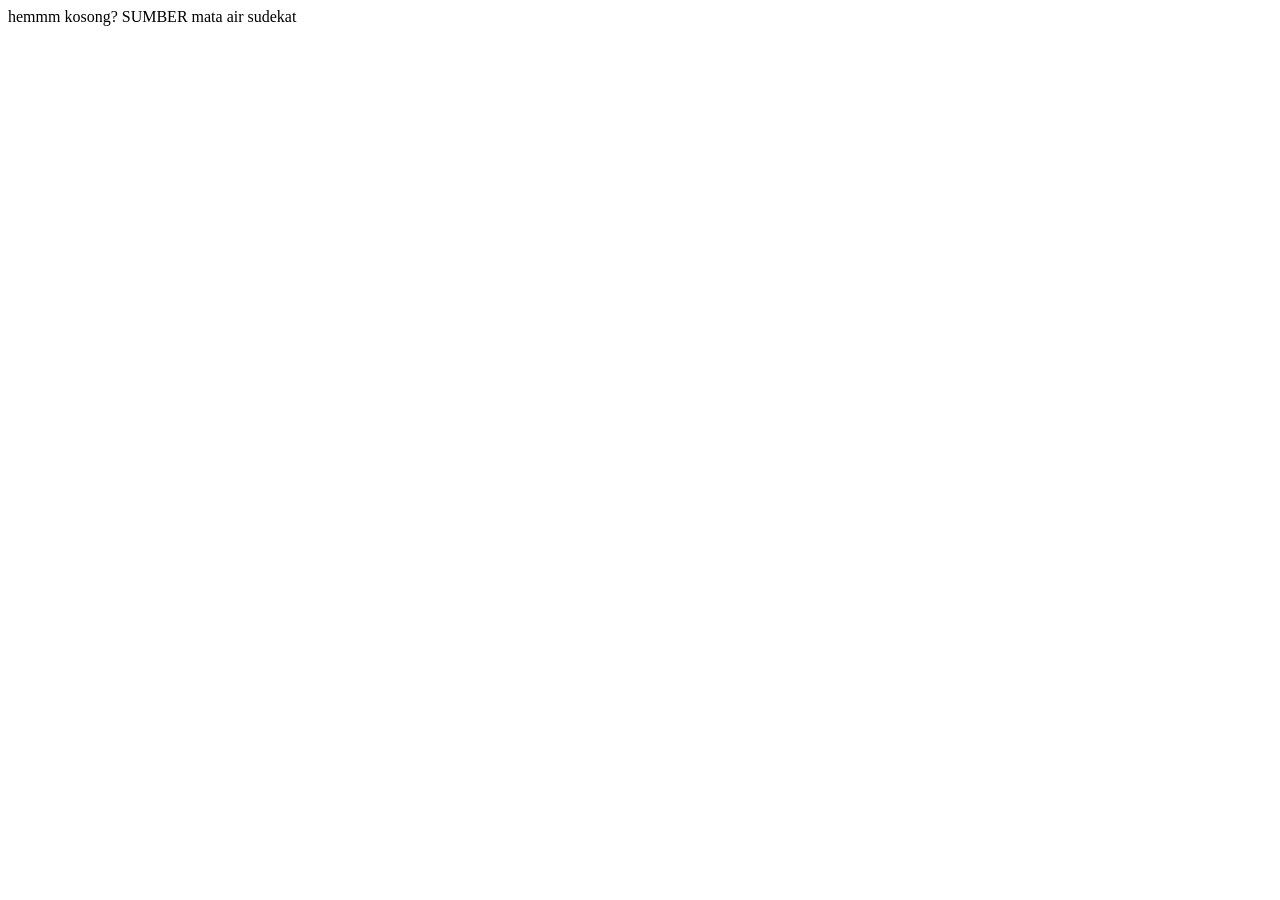
<file: Weppp/soal/soal4.html>
<!DOCTYPE html>
<html>
<head>
	<meta charset="utf-8">
	<meta name="viewport" content="width=device-width, initial-scale=1">
	<link rel="stylesheet" type="html" href="soal41.html">
	<title>
		KOSONG?
	</title>
</head>
<body>
	hemmm kosong? SUMBER mata air sudekat
</body>
</html>
</file>
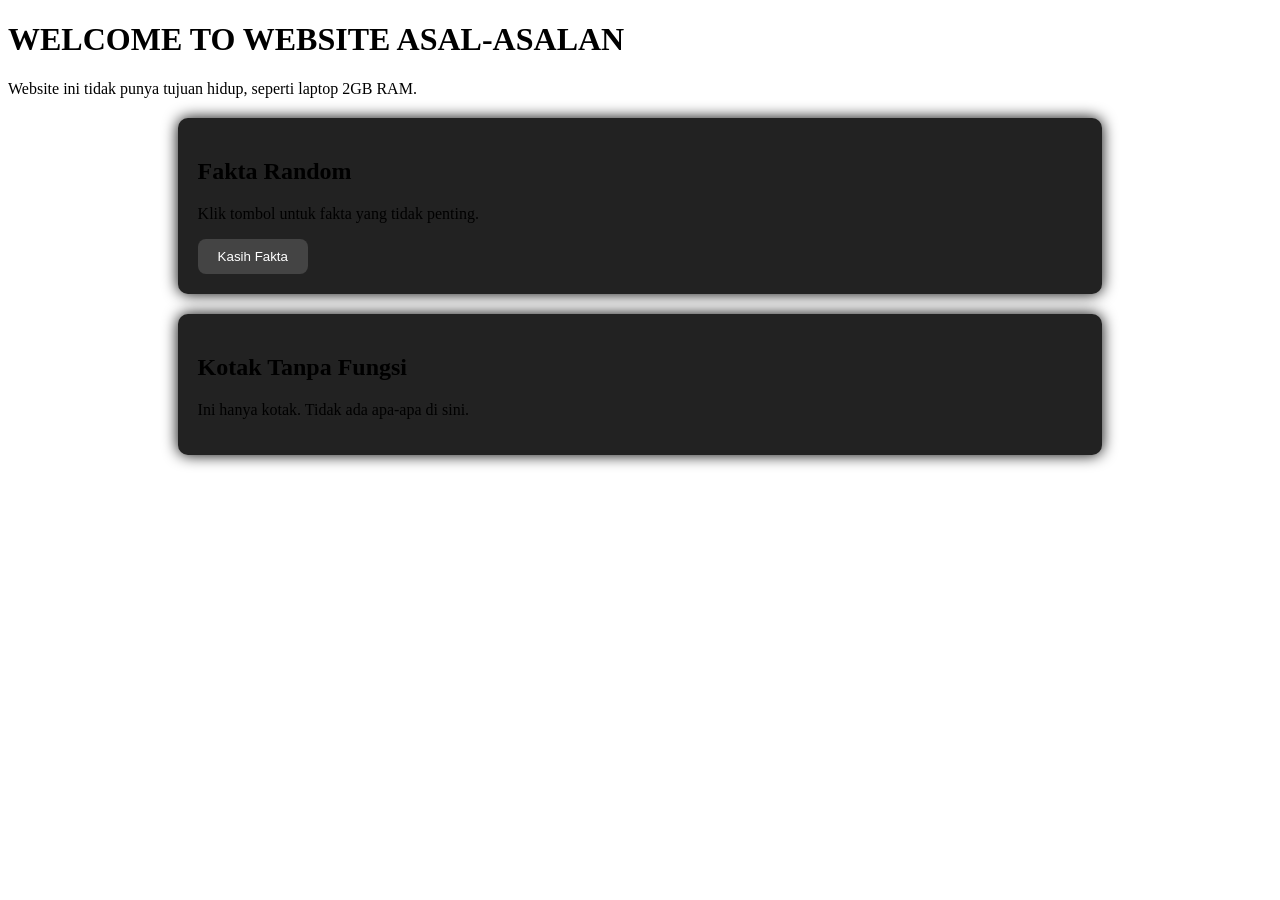
<file: Weppp/soal/soal5.html>
<!DOCTYPE html>
<html lang="id">
<head>
<meta charset="UTF-8">
<title>Soal 5</title>
<style>
    Flag=hemmm, nyari yak? coba scroll kebawah
    body {
        background: #111;
        color: #eee;
        font-family: Arial, sans-serif;
        padding: 30px;
        text-align: center;
    }
    .card {
        background: #222;
        padding: 20px;
        margin: 20px auto;
        border-radius: 10px;
        width: 70%;
        box-shadow: 0 0 15px #000;
    }
    button {
        padding: 10px 20px;
        background: #444;
        border: none;
        color: white;
        border-radius: 8px;
        cursor: pointer;
    }
    button:hover {
        background: #666;
    }

    awdafw
    awdfaef

    gefaae


    awfaegrs

    rgtehes

    j
    yuhf

    wfgwgw

    wgq3t

    eeee
    wgq3te
    aepfja flag=ga ada disini kang/teh












































































































Lorem
ipsum
dolor
sit
amet,
consectetur
adipiscing
elit.
Sed
do
eiusmod
tempor
incididunt
ut
labore
et
dolore
magna
aliqua.
Ut
enim
ad
minim
veniam,
quis
nostrud
exercitation
ullamco
laboris
nisi
ut
aliquip
ex
ea
commodo
consequat.
Duis
aute
irure
dolor
in
reprehenderit
in
voluptate
velit
esse
cillum
dolore
eu
fugiat
nulla
pariatur.
Excepteur
sint
occaecat
cupidatat
non
proident,
sunt
in
culpa
qui
officia
deserunt
mollit
anim
id
est
laborum.
Lorem
ipsum
dolor
sit
amet,
consectetur
adipiscing
elit.
Sed
do
eiusmod
tempor
incididunt
ut
labore
et
dolore
magna
aliqua.
Ut
enim
ad
minim
veniam,
quis
nostrud
exercitation
ullamco
laboris
nisi
ut
aliquip
ex
ea
commodo
consequat.
Duis
aute
irure
dolor
in
reprehenderit
in
voluptate
velit
esse
cillum
dolore
eu
fugiat
nulla
pariatur.
Excepteur
sint
occaecat
cupidatat
non
proident,
sunt
in
culpa
qui
officia
deserunt
mollit
anim
id
est
laborum.
Lorem
ipsum
dolor
sit
amet,
consectetur
adipiscing
elit.
Sed
do
eiusmod
tempor
incididunt
ut
labore
et
dolore
magna
aliqua.
Ut
enim
ad
minim
veniam,
quis
nostrud
exercitation
ullamco
laboris
nisi
ut
aliquip
ex
ea
commodo
consequat.
Duis
aute
irure
dolor
in
reprehenderit
in
voluptate
velit
esse
cillum
dolore
eu
fugiat
nulla
pariatur.
Excepteur
sint
occaecat
cupidatat
non
proident,
sunt
in
culpa
qui
officia
deserunt
mollit
anim
id
est
laborum.
Lorem
ipsum
dolor
sit
amet,
consectetur
adipiscing
elit.
Sed
do
eiusmod
tempor
incididunt
ut
labore
et
dolore
magna
aliqua.
Ut
enim
ad
minim
veniam,
quis
nostrud
exercitation
ullamco
laboris
nisi
ut
aliquip
ex
ea
commodo
consequat.
Duis
aute
irure
dolor
in
reprehenderit
in
voluptate
velit
esse
cillum
dolore
eu
fugiat
nulla
pariatur.
Excepteur
sint
occaecat
cupidatat
non
proident,
sunt
in
culpa
qui
officia
deserunt
mollit
anim
id
est
laborum.
Lorem
ipsum
dolor
sit
amet,
consectetur
adipiscing
elit.
Sed
do
eiusmod
tempor
incididunt
ut
labore
et
dolore
magna
aliqua.
Ut
enim
ad
minim
veniam,
quis
nostrud
exercitation
ullamco
laboris
nisi
ut
aliquip
ex
ea
commodo
consequat.
Duis
aute
irure
dolor
in
reprehenderit
in
voluptate
velit
esse
cillum
dolore
eu
fugiat
nulla
pariatur.
Excepteur
sint
occaecat
cupidatat
non
proident,
sunt
in
culpa
qui
officia
deserunt
mollit
anim
id
est
laborum.
Lorem
ipsum
dolor
sit
amet,
consectetur
adipiscing
elit.
Sed
do
eiusmod
tempor
incididunt
ut
labore
et
dolore
magna
aliqua.
Ut
enim
ad
minim
veniam,
quis
nostrud
exercitation
ullamco
laboris
nisi
ut
aliquip
ex
ea
commodo
consequat.
Duis
aute
irure
dolor
in
reprehenderit
in
voluptate
velit
esse
cillum
dolore
eu
fugiat
nulla
pariatur.
Excepteur
sint
occaecat
cupidatat
non
proident,
sunt
in
culpa
qui
officia
deserunt
mollit
anim
id
est
laborum.
Lorem
ipsum
dolor
sit
amet,
consectetur
adipiscing
elit.
Sed
do
eiusmod
tempor
incididunt
ut
labore
et
dolore
magna
aliqua.
Ut
enim
ad
minim
veniam,
quis
nostrud
exercitation
ullamco
laboris
nisi
ut
aliquip
ex
ea
commodo
consequat.
Duis
aute
irure
dolor
in
reprehenderit
in
voluptate
velit
esse
cillum
dolore
eu
fugiat
nulla
pariatur.
Excepteur
sint
occaecat
cupidatat
non
proident,
sunt
in
culpa
qui
officia
deserunt
mollit
anim
id
est
laborum.
Lorem
ipsum
dolor
sit
amet,
consectetur
adipiscing
elit.
Sed
do
eiusmod
tempor
incididunt
ut
labore
et
dolore
magna
aliqua.
Ut
enim
ad
minim
veniam,
quis
nostrud
exercitation
ullamco
laboris
nisi
ut
aliquip
ex
ea
commodo
consequat.
Duis
aute
irure
dolor
in
reprehenderit
in
voluptate
velit
esse
cillum
dolore
eu
fugiat
nulla
pariatur.
Excepteur
sint
occaecat
cupidatat
non
proident,
sunt
in
culpa
qui
officia
deserunt
mollit
anim
id
est
laborum.
Lorem
ipsum
dolor
sit
amet,
consectetur
adipiscing
elit.
Sed
do
eiusmod
tempor
incididunt
ut
labore
et
dolore
magna
aliqua.
Ut
enim
ad
minim
veniam,
quis
nostrud
exercitation
ullamco
laboris
nisi
ut
aliquip
ex
ea
commodo
consequat.
Duis
aute
irure
dolor
in
reprehenderit
in
voluptate
velit
esse
cillum
dolore
eu
fugiat
nulla
pariatur.
Excepteur
sint
occaecat
cupidatat
non
proident,
sunt
in
culpa
qui
officia
deserunt
mollit
anim
id
est
laborum.
Lorem
ipsum
dolor
sit
amet,
consectetur
adipiscing
elit.
Sed
do
eiusmod
tempor
incididunt
ut
labore
et
dolore
magna
aliqua.
Ut
enim
ad
minim
veniam,
quis
nostrud
exercitation
ullamco
laboris
nisi
ut
aliquip
ex
ea
commodo
consequat.
Duis
aute
irure
dolor
in
reprehenderit
in
voluptate
velit
esse
cillum
dolore
eu
fugiat
nulla
pariatur.
Excepteur
sint
occaecat
cupidatat
non
proident,
sunt
in
culpa
qui
officia
deserunt
mollit
anim
id
est
laborum.
Lorem
ipsum
dolor
sit
amet,
consectetur
adipiscing
elit.
Sed
do
eiusmod
tempor
incididunt
ut
labore
et
dolore
magna
aliqua.
Ut
enim
ad
minim
veniam,
quis
nostrud
exercitation
ullamco
laboris
nisi
ut
aliquip
ex
ea
commodo
consequat.
Duis
aute
irure
dolor
in
reprehenderit
in
voluptate
velit
esse
cillum
dolore
eu
fugiat
nulla
pariatur.
Excepteur
sint
occaecat
cupidatat
non
proident,
sunt
in
culpa
qui
officia
deserunt
mollit
anim
id
est
laborum.
FLAG=COBA CEK REDAKSI DI GROUP  SIJA
</style>
</head>
<body>

<h1>WELCOME TO WEBSITE ASAL-ASALAN</h1>
<p>Website ini tidak punya tujuan hidup, seperti laptop 2GB RAM.</p>

<div class="card">
    <h2>Fakta Random</h2>
    <p id="fakta">Klik tombol untuk fakta yang tidak penting.</p>
    <button onclick="faktaRandom()">Kasih Fakta</button>
</div>

<div class="card">
    <h2>Kotak Tanpa Fungsi</h2>
    <p>Ini hanya kotak. Tidak ada apa-apa di sini.</p>
</div>

<script>
function faktaRandom() {
    const fakta = [
        "Kucing bisa tidur 16 jam sehari. Kamu kapan?",
        "Air itu basah.",
        "1 + 1 = 2 (kecuali di servermu error).",
        "Semut bisa berenang kalau dia mau. Tapi biasanya enggak mau.",
        "Bola lampu ditemukan sebelum Google."
    ];
    document.getElementById("fakta").innerText = 
        fakta[Math.floor(Math.random() * fakta.length)];
}
</script>

</body>
</html>
</file>
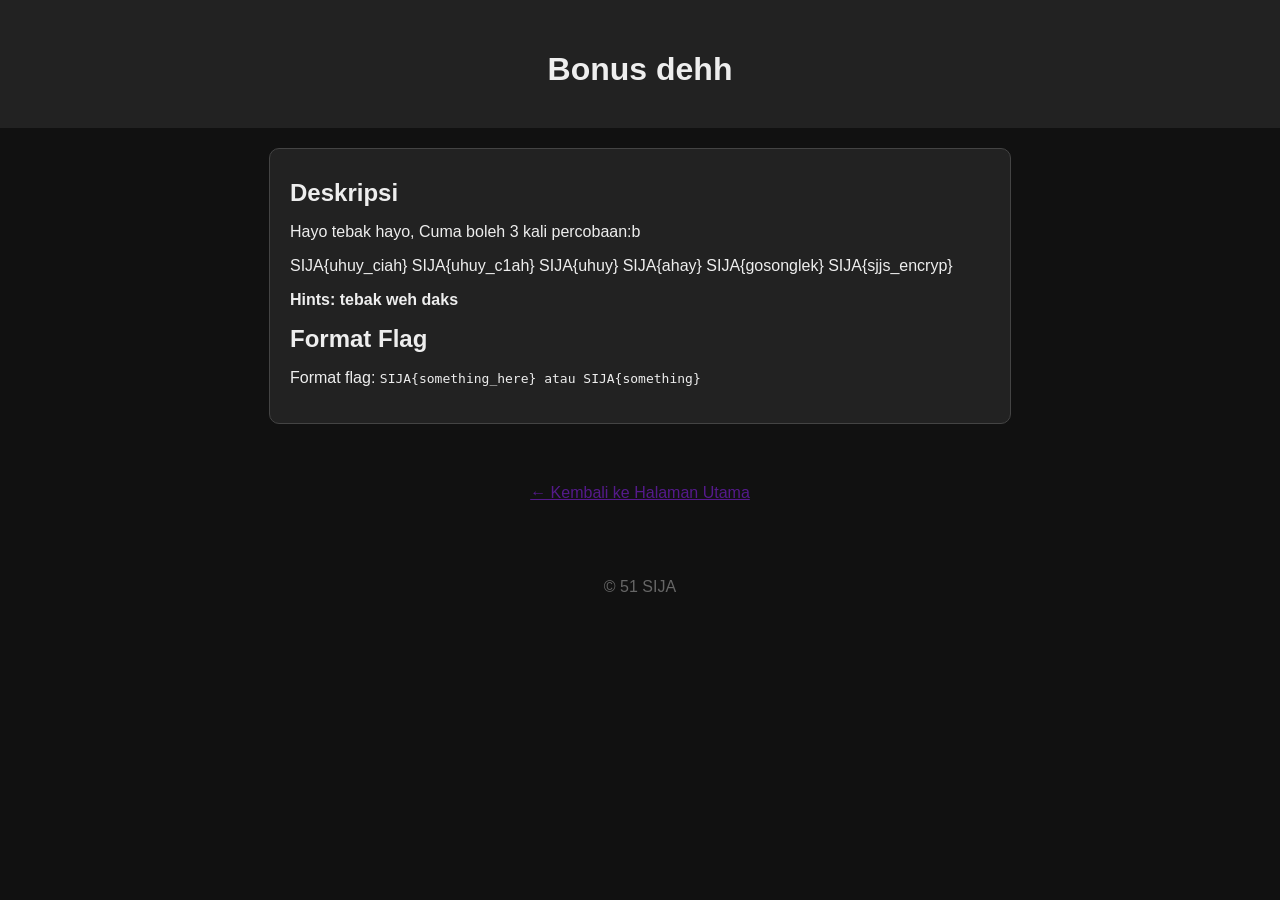
<file: Weppp/soal/soal6.html>
<!DOCTYPE html>
<html lang="en">
<head>
  <meta charset="UTF-8">
  <meta name="viewport" content="width=device-width, initial-scale=1.0">
  <title>Challenge 1 - Steganography</title>
  <link rel="stylesheet" href="style.css">
</head>

<body>

<header>
  <h4></h4>
  <h1> Bonus dehh</h1>
</header>
<main>

  <section class="challenge-box">
    <h2>Deskripsi</h2>
    <p>
Hayo tebak hayo, Cuma boleh 3 kali percobaan:b 
<p> 
  SIJA{uhuy_ciah}
  SIJA{uhuy_c1ah}
  SIJA{uhuy}
  SIJA{ahay}
  SIJA{gosonglek}
  SIJA{sjjs_encryp}

</p>
<p>
  <strong>Hints: tebak weh daks</strong> 
</p>


    <h2>Format Flag</h2>
    <p>Format flag: <code>SIJA{something_here} atau SIJA{something}</code></p>

  </section>
</main>

<footer>
  <a href="">← Kembali ke Halaman Utama</a>
</footer>

<footer>
    <p>© 51 SIJA</p>
  </footer>
</body>
</html>
</file>
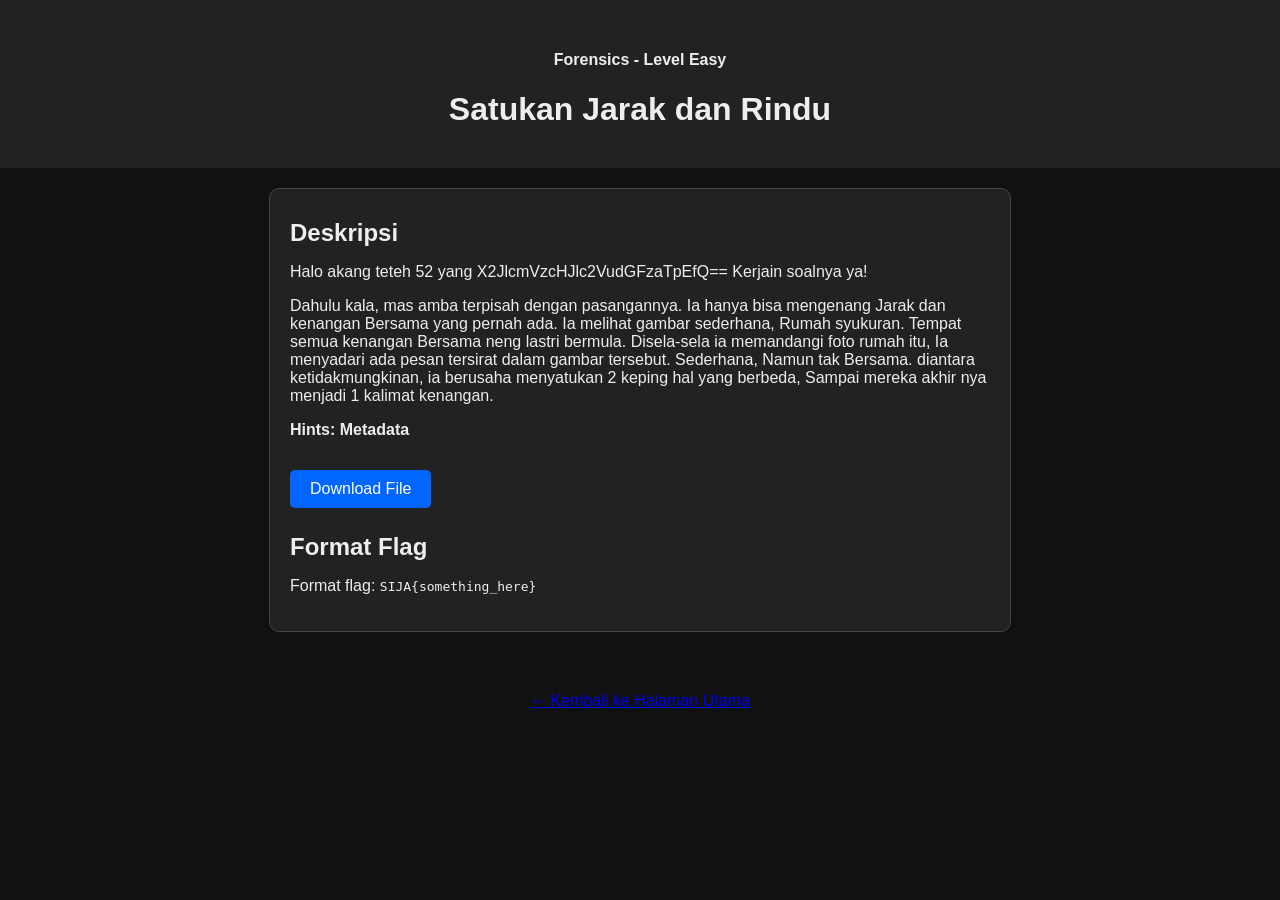
<file: Weppp/soal/soal7/soal7.html>
<!DOCTYPE html>
<html lang="en">
<head>
  <meta charset="UTF-8">
  <meta name="viewport" content="width=device-width, initial-scale=1.0">
  <title>Challenge 1 - Steganography</title>
  <link rel="stylesheet" href="style.css">
</head>

<body>

<header>
  <h4>Forensics - Level Easy</h4>
  <h1> Satukan Jarak dan Rindu</h1>
</header>
<main>

  <section class="challenge-box">
    <h2>Deskripsi</h2>
    <p>
Halo akang teteh 52 yang X2JlcmVzcHJlc2VudGFzaTpEfQ== Kerjain soalnya ya!
<p> 
  Dahulu kala, mas amba terpisah dengan pasangannya. Ia hanya bisa mengenang Jarak dan kenangan Bersama yang pernah ada. Ia melihat gambar sederhana, Rumah syukuran. Tempat semua kenangan Bersama neng lastri bermula. Disela-sela ia memandangi foto rumah itu, Ia menyadari ada pesan tersirat dalam gambar tersebut. Sederhana, Namun tak Bersama. diantara ketidakmungkinan, ia berusaha menyatukan 2 keping hal yang berbeda, Sampai mereka akhir nya menjadi 1 kalimat kenangan. 

</p>
<p>
  <strong>Hints: Metadata</strong> 
</p>

    <a class="download-btn" href="assets/presentasi_image_-_png.png" download>Download File</a>

    <h2>Format Flag</h2>
    <p>Format flag: <code>SIJA{something_here}</code></p>

  </section>
</main>

<footer>
  <a href="index.html">← Kembali ke Halaman Utama</a>
</footer>

</body>
</html>
</file>
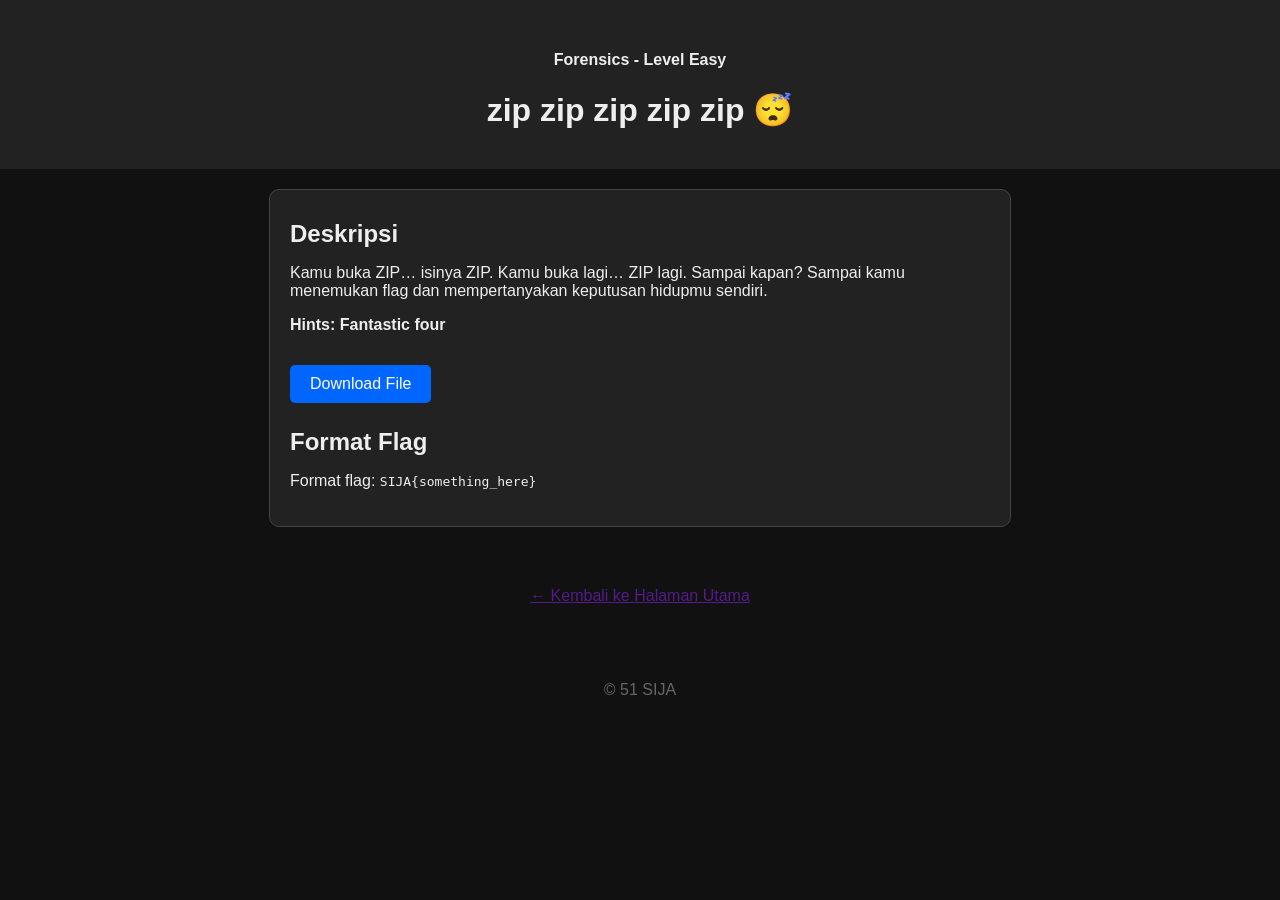
<file: Weppp/soal/soal8/soal8.html>
<!DOCTYPE html>
<html lang="en">
<head>
  <meta charset="UTF-8">
  <meta name="viewport" content="width=device-width, initial-scale=1.0">
  <title>Challenge 8 - Forensics </title>
  <link rel="stylesheet" href="style.css">
</head>

<body>

<header>
  <h4>Forensics - Level Easy</h4>
  <h1> zip zip zip zip zip 😴 </h1>
</header>
<main>

  <section class="challenge-box">
    <h2>Deskripsi</h2>
    <p>
Kamu buka ZIP… isinya ZIP.
Kamu buka lagi… ZIP lagi.
Sampai kapan?
Sampai kamu menemukan flag dan mempertanyakan keputusan hidupmu sendiri. 
<p> 
  
<p>
  <strong>Hints: Fantastic four</strong> 
</p>

    <a class="download-btn" href="assets/lapisan.zip" download>Download File</a>

    <h2>Format Flag</h2>
    <p>Format flag: <code>SIJA{something_here}</code></p>

  </section>
</main>

<footer>
  <a href="">← Kembali ke Halaman Utama</a>
</footer>

<footer>
    <p>© 51 SIJA</p>
  </footer>
</body>
</html>
</file>
<file: Weppp/soal/style.css>
body {
  margin: 0;
  font-family: Arial, sans-serif;
  background: #111;
  color: #eee;
}

header {
  text-align: center;
  padding: 30px;
  background: #222;
}

h1, h2, h3 {
  margin: 10px 0;
}

main {
  padding: 20px;
}

.card-container {
  display: flex;
  justify-content: center;
}

.card {
  background: #222;
  padding: 20px;
  margin: 20px;
  border-radius: 10px;
  text-decoration: none;
  color: #fff;
  width: 250px;
  text-align: center;
  transition: 0.3s;
  border: 1px solid #444;
}

.card:hover {
  background: #333;
  transform: scale(1.05);
}

.challenge-box {
  max-width: 700px;
  margin: auto;
  background: #222;
  padding: 20px;
  border-radius: 10px;
  border: 1px solid #444;
}

.download-btn {
  display: inline-block;
  padding: 10px 20px;
  background: #0066ff;
  color: white;
  text-decoration: none;
  border-radius: 5px;
  margin: 15px 0;
  transition: 0.3s;
}

.download-btn:hover {
  background: #3385ff;
}

footer {
  text-align: center;
  padding: 20px;
  margin-top: 20px;
  color: #666;
}
</file>
<file: Weppp/soal/soal7/style.css>
body {
  margin: 0;
  font-family: Arial, sans-serif;
  background: #111;
  color: #eee;
}

header {
  text-align: center;
  padding: 30px;
  background: #222;
}

h1, h2, h3 {
  margin: 10px 0;
}

main {
  padding: 20px;
}

.card-container {
  display: flex;
  justify-content: center;
}

.card {
  background: #222;
  padding: 20px;
  margin: 20px;
  border-radius: 10px;
  text-decoration: none;
  color: #fff;
  width: 250px;
  text-align: center;
  transition: 0.3s;
  border: 1px solid #444;
}

.card:hover {
  background: #333;
  transform: scale(1.05);
}

.challenge-box {
  max-width: 700px;
  margin: auto;
  background: #222;
  padding: 20px;
  border-radius: 10px;
  border: 1px solid #444;
}

.download-btn {
  display: inline-block;
  padding: 10px 20px;
  background: #0066ff;
  color: white;
  text-decoration: none;
  border-radius: 5px;
  margin: 15px 0;
  transition: 0.3s;
}

.download-btn:hover {
  background: #3385ff;
}

footer {
  text-align: center;
  padding: 20px;
  margin-top: 20px;
  color: #666;
}
</file>
<file: Weppp/soal/soal8/style.css>
body {
  margin: 0;
  font-family: Arial, sans-serif;
  background: #111;
  color: #eee;
}

header {
  text-align: center;
  padding: 30px;
  background: #222;
}

h1, h2, h3 {
  margin: 10px 0;
}

main {
  padding: 20px;
}

.card-container {
  display: flex;
  justify-content: center;
}

.card {
  background: #222;
  padding: 20px;
  margin: 20px;
  border-radius: 10px;
  text-decoration: none;
  color: #fff;
  width: 250px;
  text-align: center;
  transition: 0.3s;
  border: 1px solid #444;
}

.card:hover {
  background: #333;
  transform: scale(1.05);
}

.challenge-box {
  max-width: 700px;
  margin: auto;
  background: #222;
  padding: 20px;
  border-radius: 10px;
  border: 1px solid #444;
}

.download-btn {
  display: inline-block;
  padding: 10px 20px;
  background: #0066ff;
  color: white;
  text-decoration: none;
  border-radius: 5px;
  margin: 15px 0;
  transition: 0.3s;
}

.download-btn:hover {
  background: #3385ff;
}

footer {
  text-align: center;
  padding: 20px;
  margin-top: 20px;
  color: #666;
}
</file>
